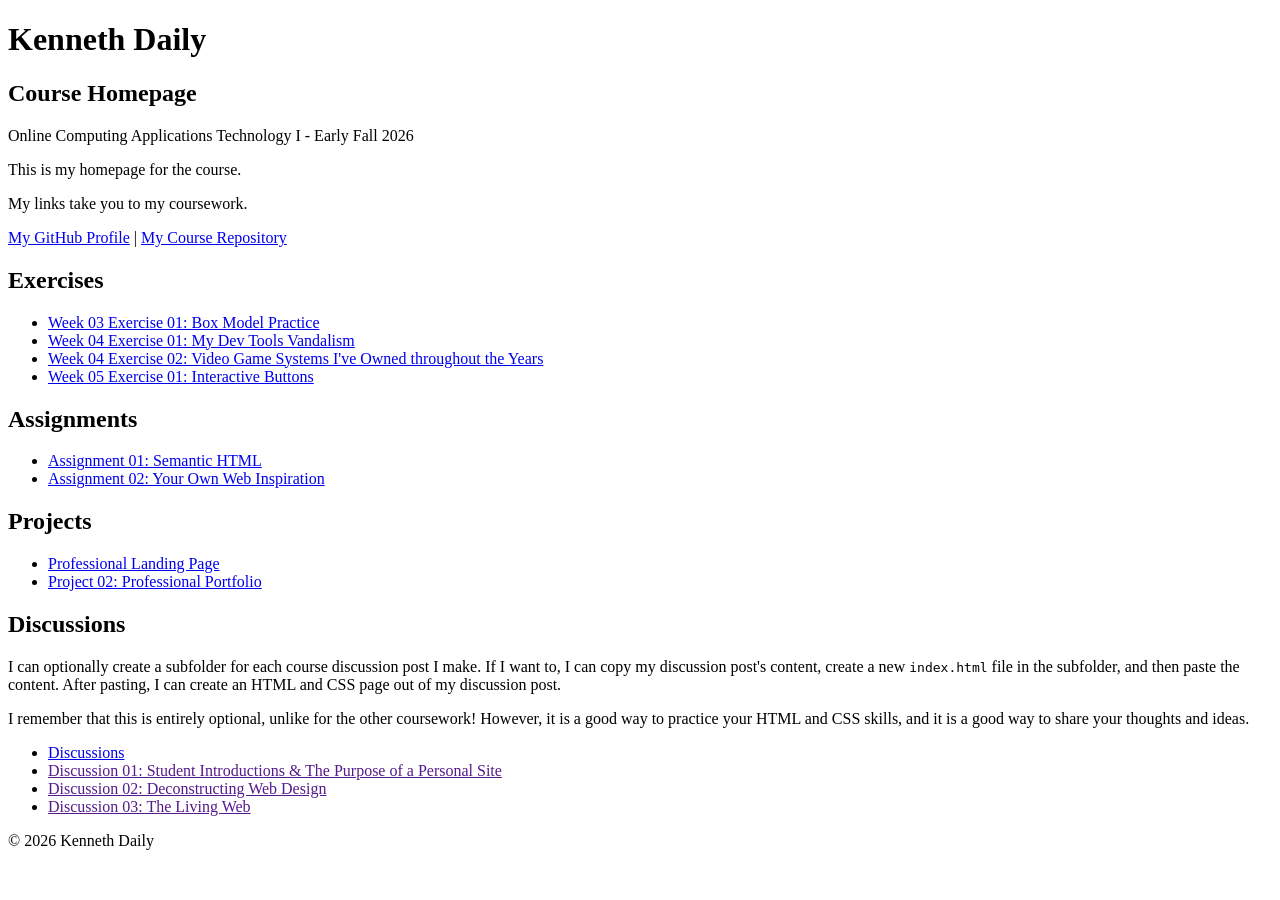
<file: index.html>
<!DOCTYPE html>

<!--

INSTRUCTIONS: HOW TO CHANGE THIS PAGE:

1. Change "Student Name" in the title above to your real name.

2. Change "Your Name" in the big heading below to your real name.

3. Change "your-username" to your real GitHub username in both links.

4. Change "your-repo-name" to the name of this repository.

5. Change "Course Name" to the name of your class.

6. Change "Semester Year" to match when you are taking this class.

7. Add links to your work:
    - Find the words that say "Exercise 01", "Assignment 01", etc.
    - Between the quote marks in href="", put the relative link to your work in the subfolder. You can simply link to the subfolder name. Take a look at the example folders and links to see how to do this.
    - For work not yet started/completed, you can leave the href="" blank until you are ready.
    - Change the words "Exercise 01" to match the name of the exercise. Do the same for assignments and projects. If you add your discussion posts, do the same for them.
    - Do this for each piece of work you finish.

8. You can add more links by copying a whole line like this:
    <li><a href="">New Work Name</a></li>
    Then paste it below the last one in that section.

9. Save your changes and push to GitHub when you are done. Remember you can use GitHub Desktop to help you with this.

Remember: During the course, if you want, you can style your homepage to introduce your own style and aesthetics. To start, keep this page simple and plain. This is just a template to get you started. Embrace the handcrafted approach to web design and development: change things to make them your own.

Remember: You must have a GitHub account, a new GitHub repository for this course, and this file (index.html) in that repository. 

Remember: You must create subfolders for each piece of coursework as the semester progresses.

-->

<html lang="en">
    <head>
        <meta charset="UTF-8" />
        <title>Kenneth Daily</title>
        <meta charset="UTF-8" />
        <meta name="viewport" content="width=device-width, initial-scale=1.0" />
        <title>Kenneth Daily - Course Homepage</title>
    </head>

    <body>
        <header>
            <h1>Kenneth Daily</h1>
            <h2>Course Homepage</h2>
            <p>Online Computing Applications Technology I - Early Fall 2026</p>
            <p>This is my homepage for the course.</p>
            <p>My links take you to my coursework.</p>
            <nav>
                <a href="https://github.com/kedaily">My GitHub Profile</a>
                |
                <a href="https://github.com/kedaily/cmpa-3304-d01">
                    My Course Repository
                </a>
            </nav>
        </header>

        <main>
            <section>
                <h2>Exercises</h2>
                <ul>
                    <li> <a href="week-03-exercise-01/">Week 03 Exercise 01: Box Model Practice </a></li>
                    <li> <a href="week-04-exercise-01/">Week 04 Exercise 01: My Dev Tools Vandalism</a></li>
                    <li> <a href="week-04-exercise-02/">Week 04 Exercise 02: Video Game Systems I've Owned throughout the Years </a></li>
                    <li> <a href="week-05-exercise-01/">Week 05 Exercise 01: Interactive Buttons</a></li>
                </ul>
            </section>

            <section>
                <h2>Assignments</h2>
                <ul>
                    <li><a href="Assignment-01/index.html">Assignment 01: Semantic HTML</a></li>
                    <li><a href="Assignment-02/">Assignment 02: Your Own Web Inspiration</a></li>
                </ul>
            </section>

            <section>
                <h2>Projects</h2>
                <ul>
                    <li><a href="project-01/">Professional Landing Page</a></li>
                    <li><a href="project-02/">Project 02: Professional Portfolio</a></li>
                </ul>
            </section>

            <section>
                <h2>Discussions</h2>
                <p>
                    I can optionally create a subfolder for each course
                    discussion post I make. If I want to, I can copy my
                    discussion post's content, create a new
                    <code>index.html</code>
                    file in the subfolder, and then paste the content. After
                    pasting, I can create an HTML and CSS page out of my
                    discussion post.
                </p>
                <p>
                    I remember that this is entirely optional, unlike for the
                    other coursework! However, it is a good way to practice your
                    HTML and CSS skills, and it is a good way to share your
                    thoughts and ideas.
                </p>
                <ul>
                    <li>
                        <a href="Discussions/">Discussions</a>
                    </li>
                    <li><a href="">Discussion 01: Student Introductions & The Purpose of a Personal Site</a></li>
                    <li><a href="">Discussion 02: Deconstructing Web Design</a></li>
                    <li><a href="">Discussion 03: The Living Web</a></li>
                </ul>
            </section>
        </main>

        <footer>
            <p>&copy; 2026 Kenneth Daily</p>
        </footer>
    </body>
</html>
</file>
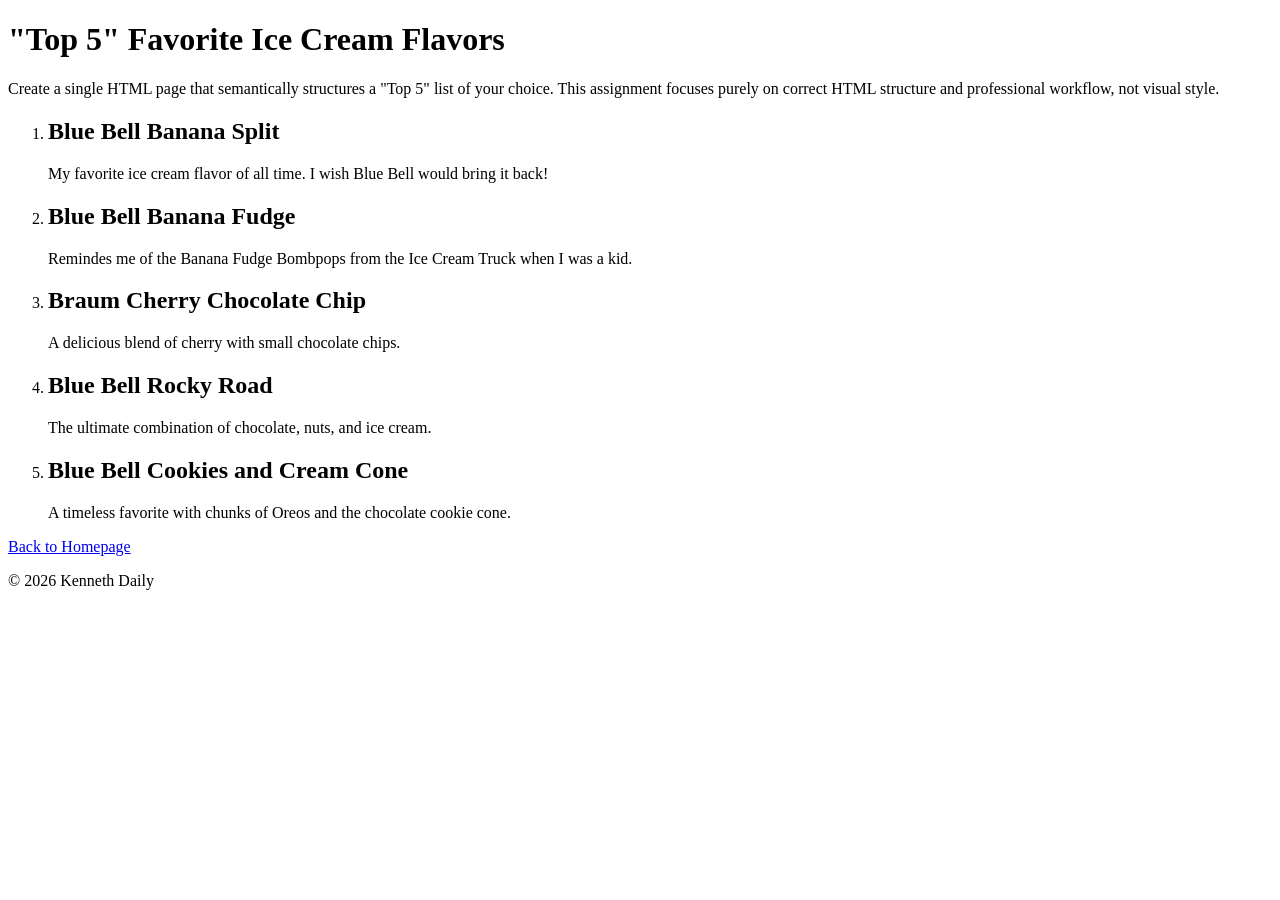
<file: Assignment 1/index.html>
<!DOCTYPE html>
<html lang="en">
    <head>
        <meta charset="UTF-8" />
        <meta name="viewport" content="width=device-width, initial-scale=1.0" />
        <title>Assignment 1: Structuring a Page with Semantic HTML</title>
    </head>
    <body>
        <main>
            <h1>"Top 5" Favorite Ice Cream Flavors</h1>
            <p>Create a single HTML page that semantically structures a "Top 5" list of your choice. 
                This assignment focuses purely on correct HTML structure and professional workflow, not visual style.</p>
            <ol>
                <li><h2>Blue Bell Banana Split</h2><p>My favorite ice cream flavor of all time. I wish Blue Bell would bring it back!</p></li>
                <li><h2>Blue Bell Banana Fudge</h2><p>Remindes me of the Banana Fudge Bombpops from the Ice Cream Truck when I was a kid.</p></li>
                <li><h2>Braum Cherry Chocolate Chip</h2><p>A delicious blend of cherry with small chocolate chips.</p></li>
                <li><h2>Blue Bell Rocky Road</h2><p>The ultimate combination of chocolate, nuts, and ice cream.</p></li>
                <li><h2>Blue Bell Cookies and Cream Cone</h2><p>A timeless favorite with chunks of Oreos and the chocolate cookie cone.</p></li>
            </ol>
            <a href="../cmpa-3304-d01/">Back to Homepage</a>
        </main>
        <footer>
            <p>&copy; 2026 Kenneth Daily</p>
        </footer>
    </body>
</html>
</file>
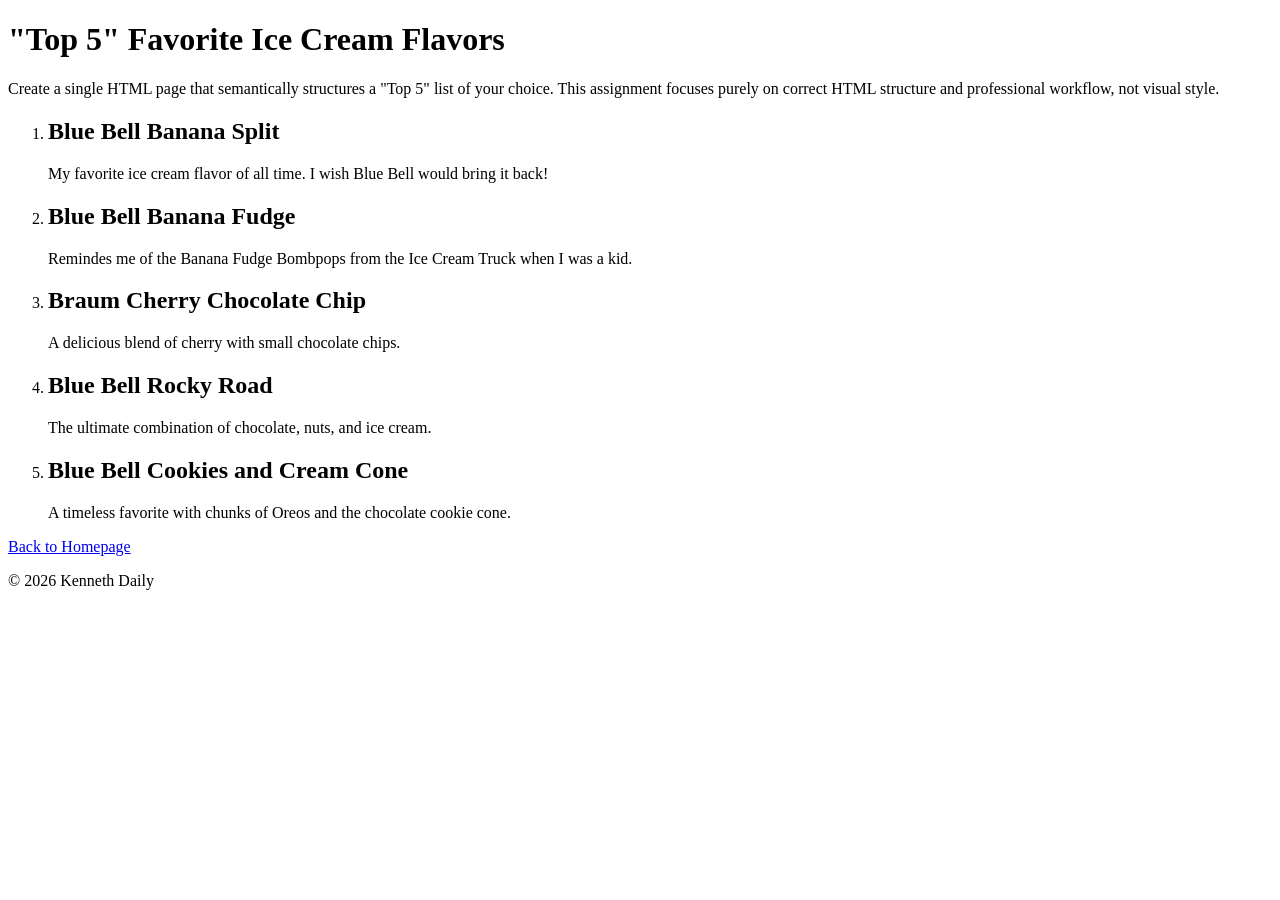
<file: Assignment-01/index.html>
<!DOCTYPE html>
<html lang="en">
    <head>
        <meta charset="UTF-8" />
        <meta name="viewport" content="width=device-width, initial-scale=1.0" />
        <title>Assignment 1: Structuring a Page with Semantic HTML</title>
    </head>
    <body>
        <main>
            <h1>"Top 5" Favorite Ice Cream Flavors</h1>
            <p>Create a single HTML page that semantically structures a "Top 5" list of your choice. 
                This assignment focuses purely on correct HTML structure and professional workflow, not visual style.</p>
            <ol>
                <li><h2>Blue Bell Banana Split</h2><p>My favorite ice cream flavor of all time. I wish Blue Bell would bring it back!</p></li>
                <li><h2>Blue Bell Banana Fudge</h2><p>Remindes me of the Banana Fudge Bombpops from the Ice Cream Truck when I was a kid.</p></li>
                <li><h2>Braum Cherry Chocolate Chip</h2><p>A delicious blend of cherry with small chocolate chips.</p></li>
                <li><h2>Blue Bell Rocky Road</h2><p>The ultimate combination of chocolate, nuts, and ice cream.</p></li>
                <li><h2>Blue Bell Cookies and Cream Cone</h2><p>A timeless favorite with chunks of Oreos and the chocolate cookie cone.</p></li>
            </ol>
            <a href="../index.html">Back to Homepage</a>
        </main>
        <footer>
            <p>&copy; 2026 Kenneth Daily</p>
        </footer>
    </body>
</html>
</file>
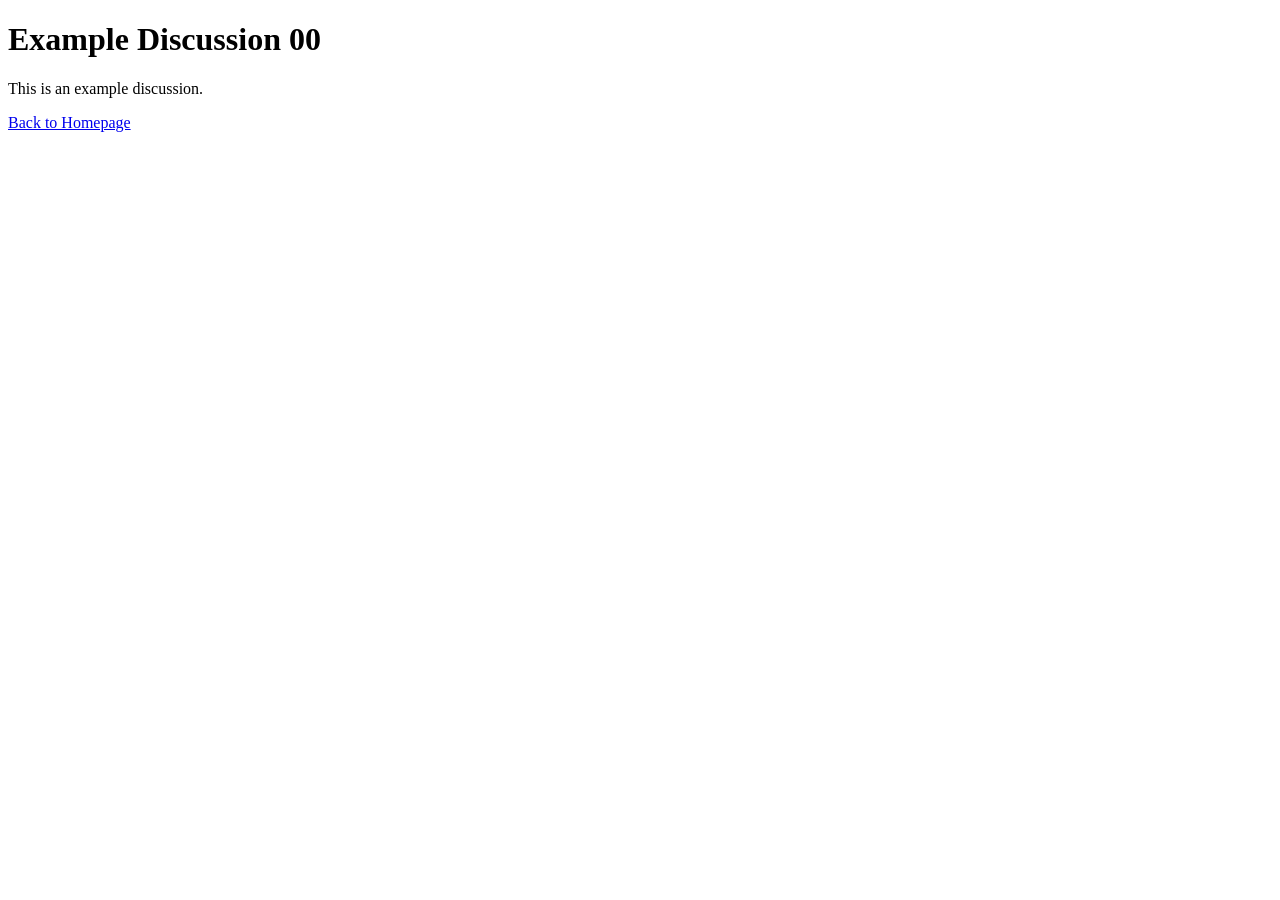
<file: Discussions/index.html>
<!DOCTYPE html>
<html lang="en">
    <head>
        <meta charset="UTF-8" />
        <meta name="viewport" content="width=device-width, initial-scale=1.0" />
        <title>Example Discussion 00</title>
    </head>
    <body>
        <h1>Example Discussion 00</h1>
        <p>This is an example discussion.</p>
        <a href="../index.html">Back to Homepage</a>
    </body>
</html>
</file>
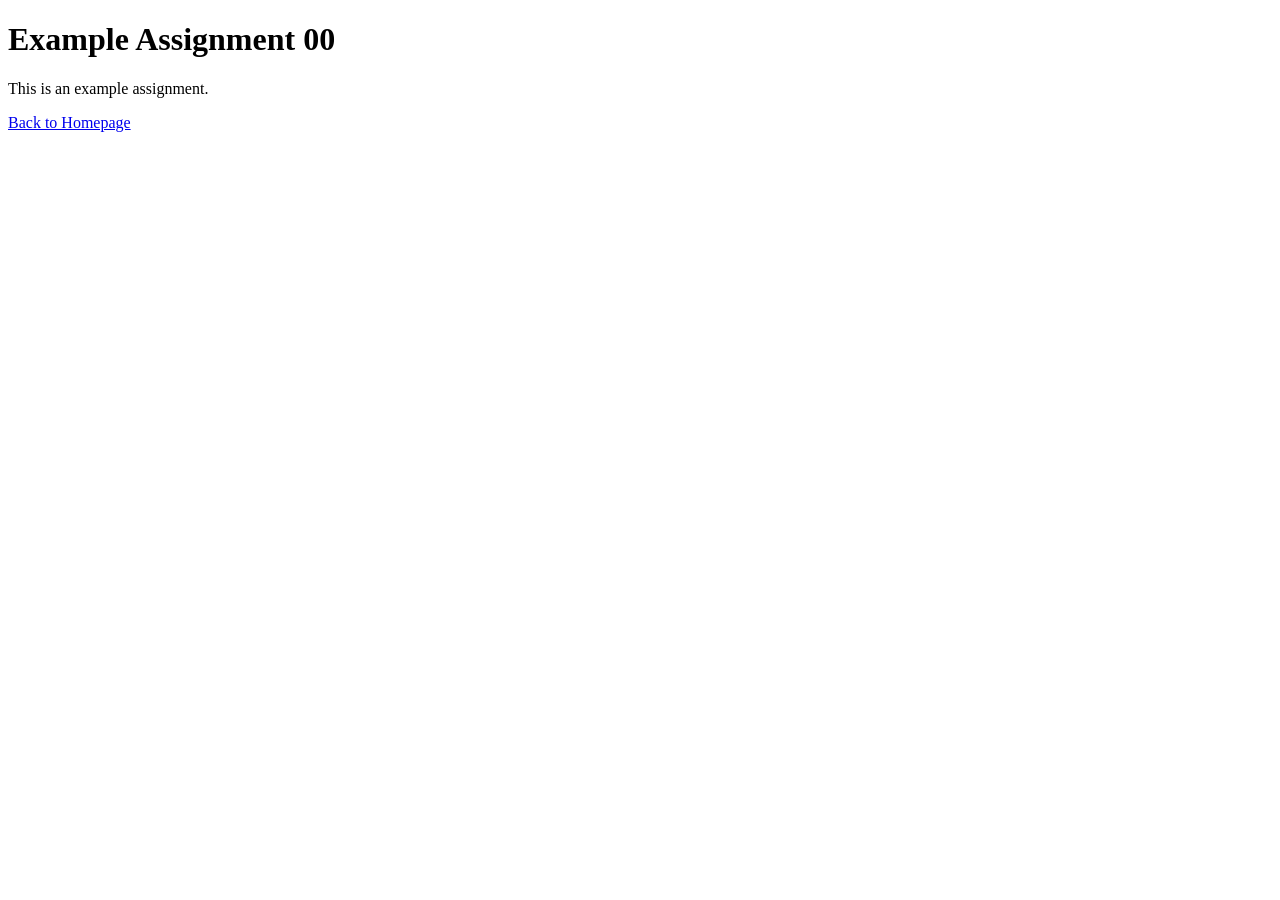
<file: example-assignment-00/index.html>
<!DOCTYPE html>
<html lang="en">
    <head>
        <meta charset="UTF-8" />
        <meta name="viewport" content="width=device-width, initial-scale=1.0" />
        <title>Example Assignment 00</title>
    </head>
    <body>
        <h1>Example Assignment 00</h1>
        <p>This is an example assignment.</p>
        <a href="../index.html">Back to Homepage</a>
    </body>
</html>
</file>
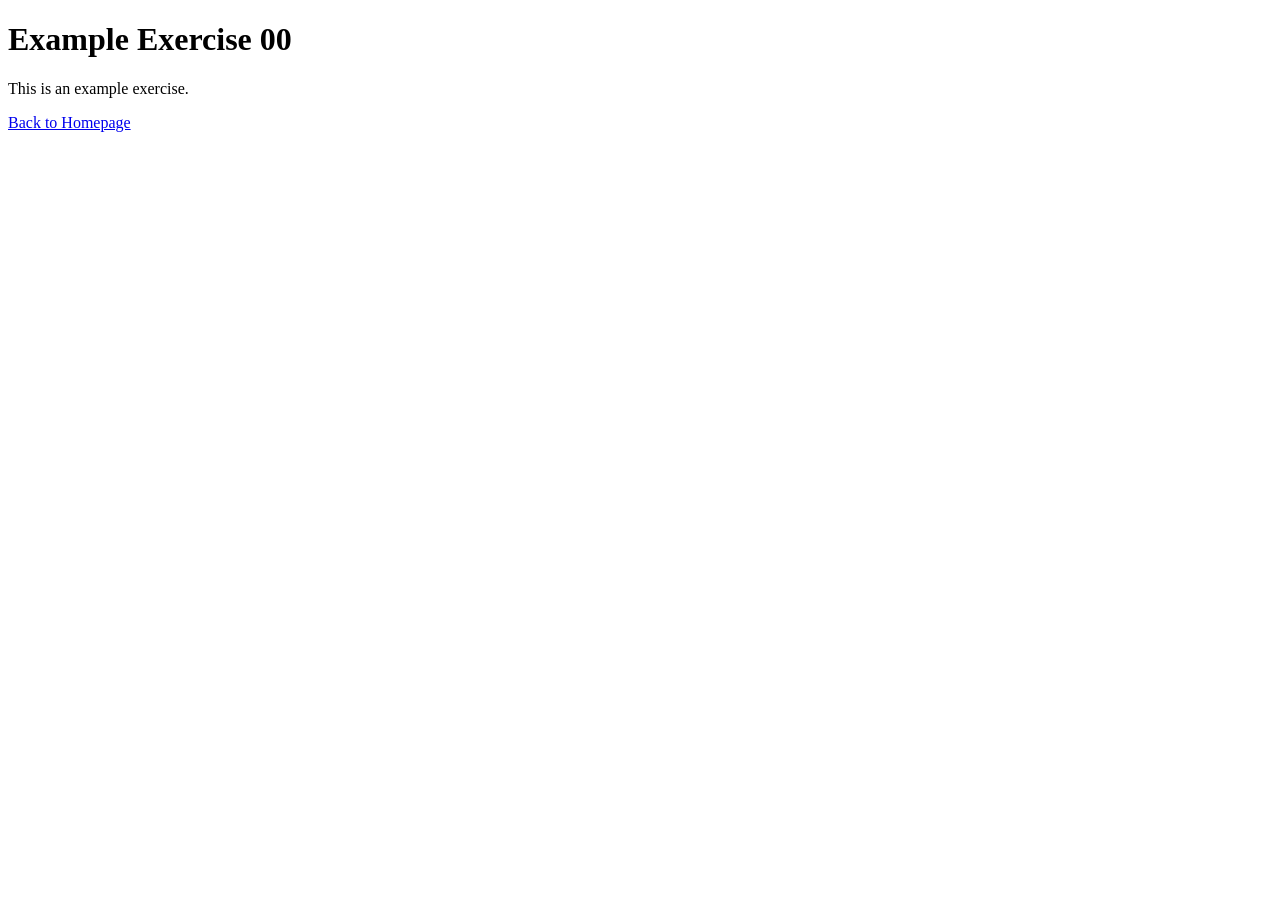
<file: example-exercise-00/index.html>
<!DOCTYPE html>
<html lang="en">
    <head>
        <meta charset="UTF-8" />
        <meta name="viewport" content="width=device-width, initial-scale=1.0" />
        <title>Example Exercise 00</title>
    </head>
    <body>
        <h1>Example Exercise 00</h1>
        <p>This is an example exercise.</p>
        <a href="../index.html">Back to Homepage</a>
    </body>
</html>
</file>
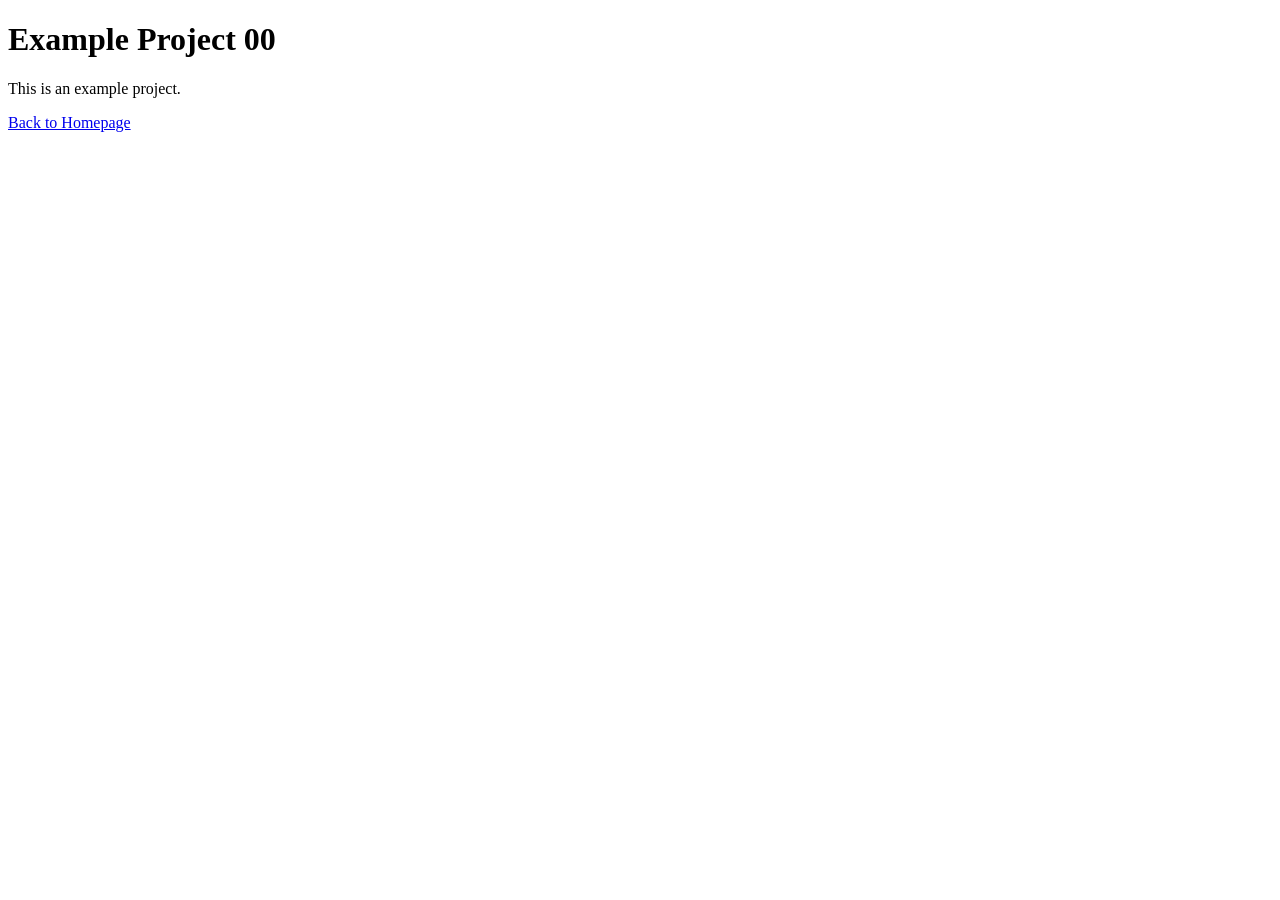
<file: example-project-00/index.html>
<!DOCTYPE html>
<html lang="en">
    <head>
        <meta charset="UTF-8" />
        <meta name="viewport" content="width=device-width, initial-scale=1.0" />
        <title>Example Project 00</title>
    </head>
    <body>
        <h1>Example Project 00</h1>
        <p>This is an example project.</p>
        <a href="../index.html">Back to Homepage</a>
    </body>
</html>
</file>
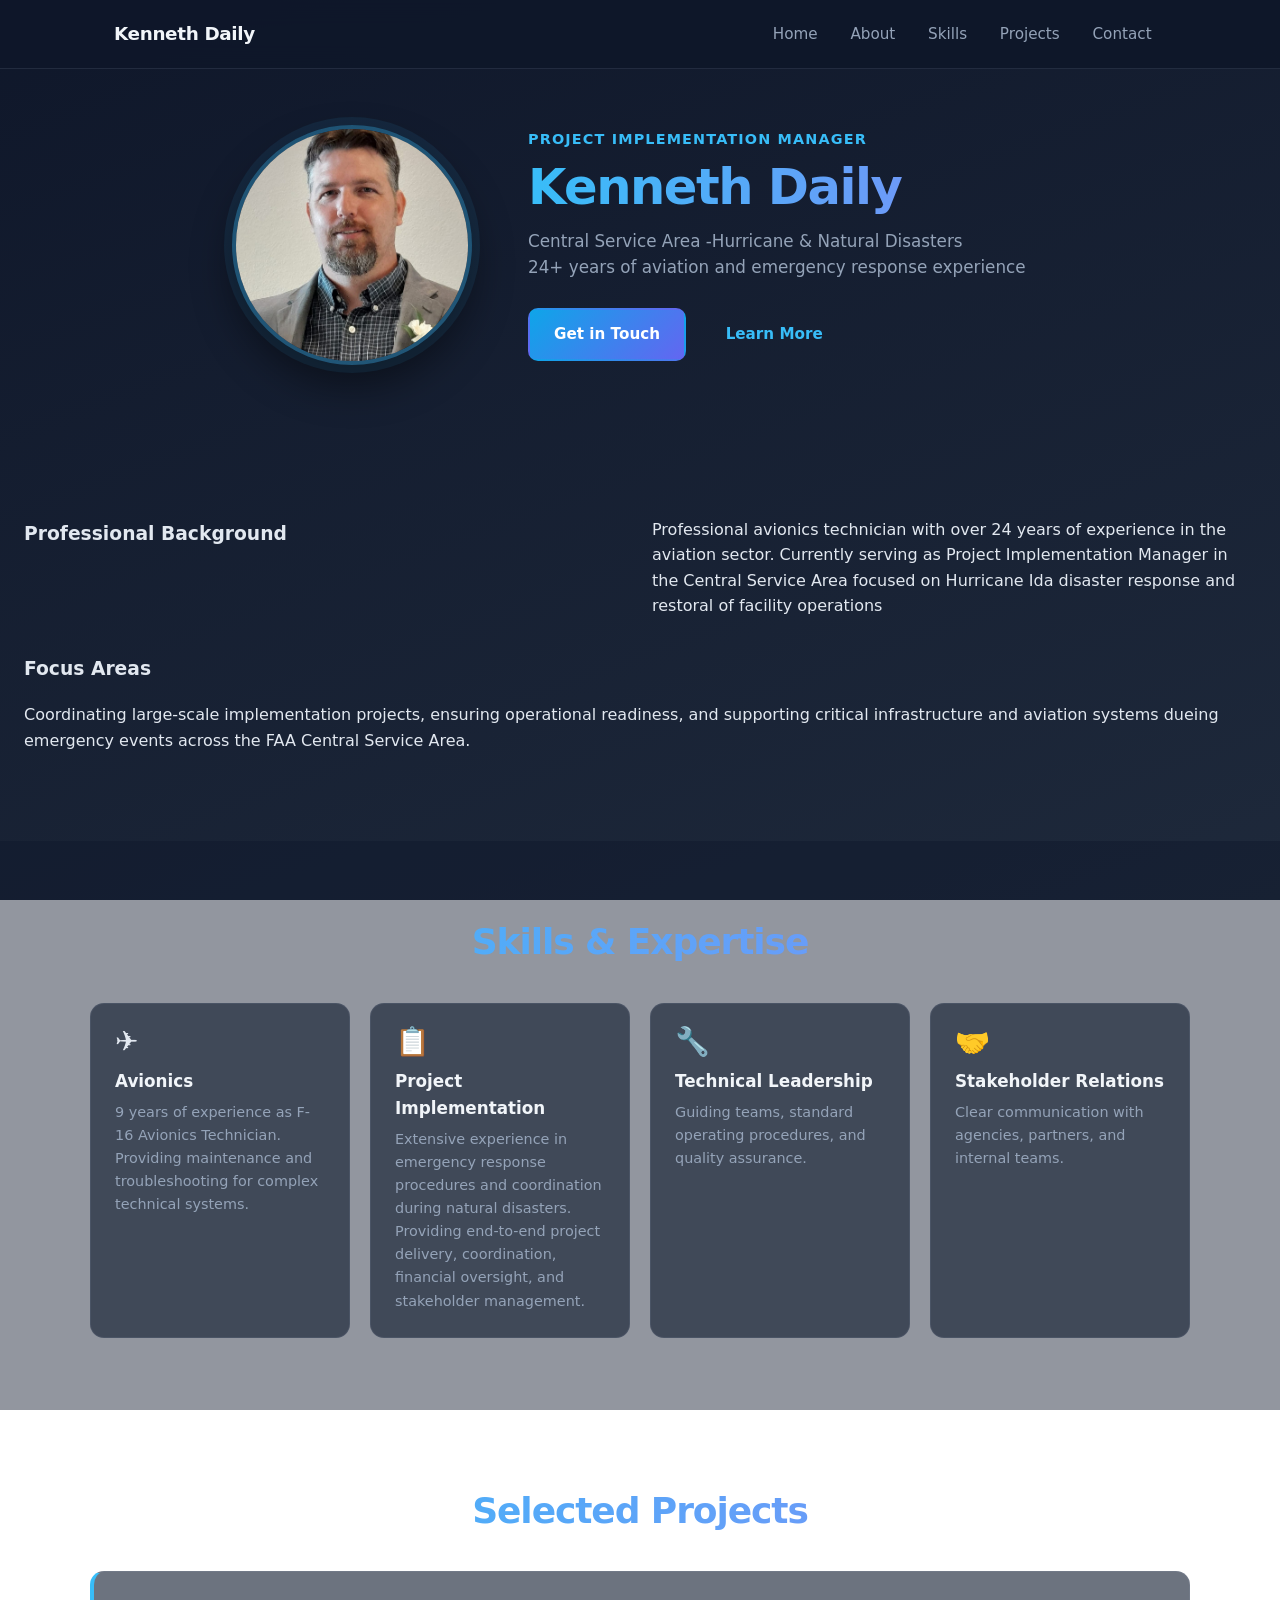
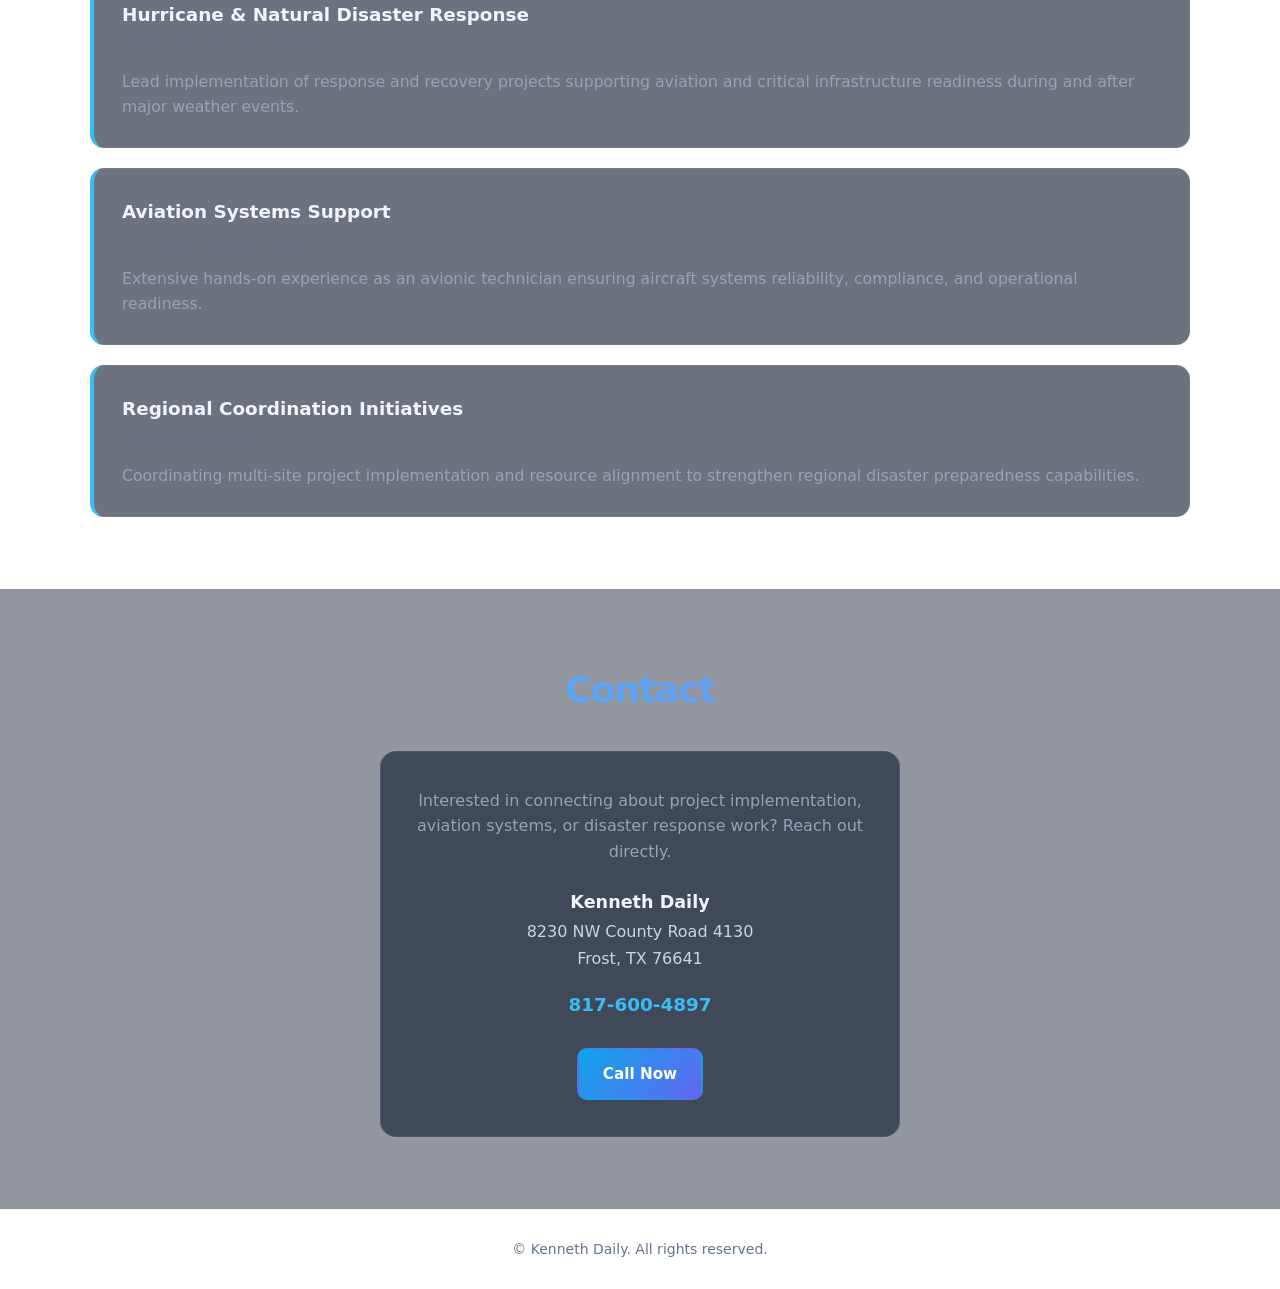
<file: project-01/index.html>
<!DOCTYPE html>
<html lang="en">
    <head>
        <meta charset="UTF-8" />
        <meta name="viewport" content="width=device-width, initial-scale=1.0" />
        <meta name="description" content="Kenneth Daily - Project Implementation Manager | 
        Aviation & Distaster Response" />
        <title>Kenneth Daily | Personal Landing Page</title>
        <link rel="stylesheet" href="style.css" />
    </head>
    <body>
        <!-- Navigation -->
         <header class="site-header">
            <div class="header-inner">
                <a href="#home" class="logo">Kenneth Daily</a>
            <nav class="main-nav" aria-label="Main Navigation">
                <ul>
                    <li><a href="#home">Home</a></li>
                    <li><a href="#about">About</a></li>
                    <li><a href="#skills">Skills</a></li>
                    <li><a href="#projects">Projects</a></li>
                    <li><a href="#contact">Contact</a></li>
                </ul>
            </nav>
            <button class="nav-toggle" aria-label="Toggle menu" aria-expanded="false">
                <span></span>
                <span></span>
                <span></span>
            </button>
        </div>
    </header> 

        <main>
            <!-- Profile -->
            <section class="profile" class="profile">
                <div class="profile-content">
                    <div class="portrait-wrap">
                        <img src="Kenneth.jpg" alt="Kenneth Daily" class="portrait"
                        width="280" height="280" />
                    </div>
                    <div class="profile-text">
                        <p class="eyebrow">Project Implementation Manager</p>
                        <h1>Kenneth Daily</h1>
                        <p class="tagline">
                                Central Service Area -Hurricane &amp; Natural Disasters<br />
                                24+ years of aviation and emergency response experience
                                </p>
                                <div class="profile-actions">
                                    <a href="#contact" class="btn btn-primary">Get in Touch </a>
                                    <a href="about" class="btn btn-secondary">Learn More</a>
                                </div>
                        </div>
                    </div>
                </section>
                
                <!-- About -->
                       <section id="about" class="section">
                       <div class="about-grid">
                            <h3>Professional Background</h3>
                                                
                                <p>
                                    Professional avionics technician with over 24 years of experience in the aviation sector. Currently serving as 
                                    Project Implementation Manager in the Central Service Area focused on Hurricane Ida disaster response and restoral of facility operations 
                                </p>
                                </div>
                                <divclass="about-card">
                                    <h3> Focus Areas </h3>
                                    <p> Coordinating large-scale implementation projects, ensuring operational readiness, and supporting critical infrastructure and aviation
                                        systems dueing emergency events across the FAA Central Service Area. 
                                    </p>
                                </div>
                            </div>
                        </div>
                    </section>
                    
                    <!-- Skills -->
                    <section id="skills" class="section section-alt">
                        <div class="section-inner">
                            <h2>Skills &amp; Expertise</h2>
                            <div class="skills-grid">
                                <article class="skill-card">
                                    <div class="skill-icon" aria-hidden="true">✈</div>
                                    <h3>Avionics</h3>
                                    <p>9 years of experience as F-16 Avionics Technician. Providing maintenance and troubleshooting for complex technical systems.</p>
                                </article>
                                
                                <article class="skill-card">
                                    <div class="skill-icon" aria-hidden="true">📋</div>
                                    <h3>Project Implementation</h3>
                                    <p>Extensive experience in emergency response procedures and coordination during natural disasters. 
                                        Providing end-to-end project delivery, coordination, financial oversight, and stakeholder management.</p>
                                </article>
                                
                                <article class="skill-card">
                                    <div class="skill-icon" aria-hidden="true">🔧</div>
                                    <h3>Technical Leadership</h3>
                                    <p>Guiding teams, standard operating procedures, and quality assurance.</p>
                                </article>

                                <article class="skill-card">
                        <div class="skill-icon" aria-hidden="true">🤝</div>
                        <h3>Stakeholder Relations</h3>
                        <p>Clear communication with agencies, partners, and internal teams.</p>
                    </article>
                </div>
            </div>
        </section>

        <!-- Projects -->
         <section id="projects" class="section">
            <div class="section-inner">
                <h2>Selected Projects</h2>
                <div class="projects-list">
                    <article class="project-card">
                        <h3>Hurricane &amp; Natural Disaster Response</h3>
                        <p class="project-meta">Central Service Area · Ongoing</p>
                        <p>
                            Lead implementation of response and recovery projects supporting
                            aviation and critical infrastructure readiness during and after
                            major weather events.
                        </p>
                    </article>
                    <article class="project-card">
                        <h3>Aviation Systems Support</h3>
                        <p class="project-meta">24+ Years · Aviation Sector</p>
                        <p>
                            Extensive hands-on experience as an avionic technician ensuring
                            aircraft systems reliability, compliance, and operational readiness.
                        </p>
                    </article>
                    <article class="project-card">
                        <h3>Regional Coordination Initiatives</h3>
                        <p class="project-meta">Central Service Area</p>
                        <p>
                            Coordinating multi-site project implementation and resource
                            alignment to strengthen regional disaster preparedness capabilities.
                        </p>
                    </article>
                </div>
            </div>
        </section>

        <!-- Contact -->
        <section id="contact" class="section section-alt">
            <div class="section-inner">
                <h2>Contact</h2>
                <div class="contact-card">
                    <p class="contact-intro">
                        Interested in connecting about project implementation, aviation
                        systems, or disaster response work? Reach out directly.
                    </p>
                    <address class="contact-details">
                        <p>
                            <strong>Kenneth Daily</strong><br />
                            8230 NW County Road 4130<br />
                            Frost, TX 76641
                        </p>
                        <p>
                            <a href="tel:+18176004897" class="contact-link">
                                817-600-4897
                            </a>
                        </p>
                    </address>
                    <a href="tel:+18176004897" class="btn btn-primary">Call Now</a>
                </div>
            </div>
        </section>
    </main>

    <footer class="site-footer">
        <p>&copy; <span id="year"></span> Kenneth Daily. All rights reserved.</p>
    </footer>

   
</body>
</html>
</file>
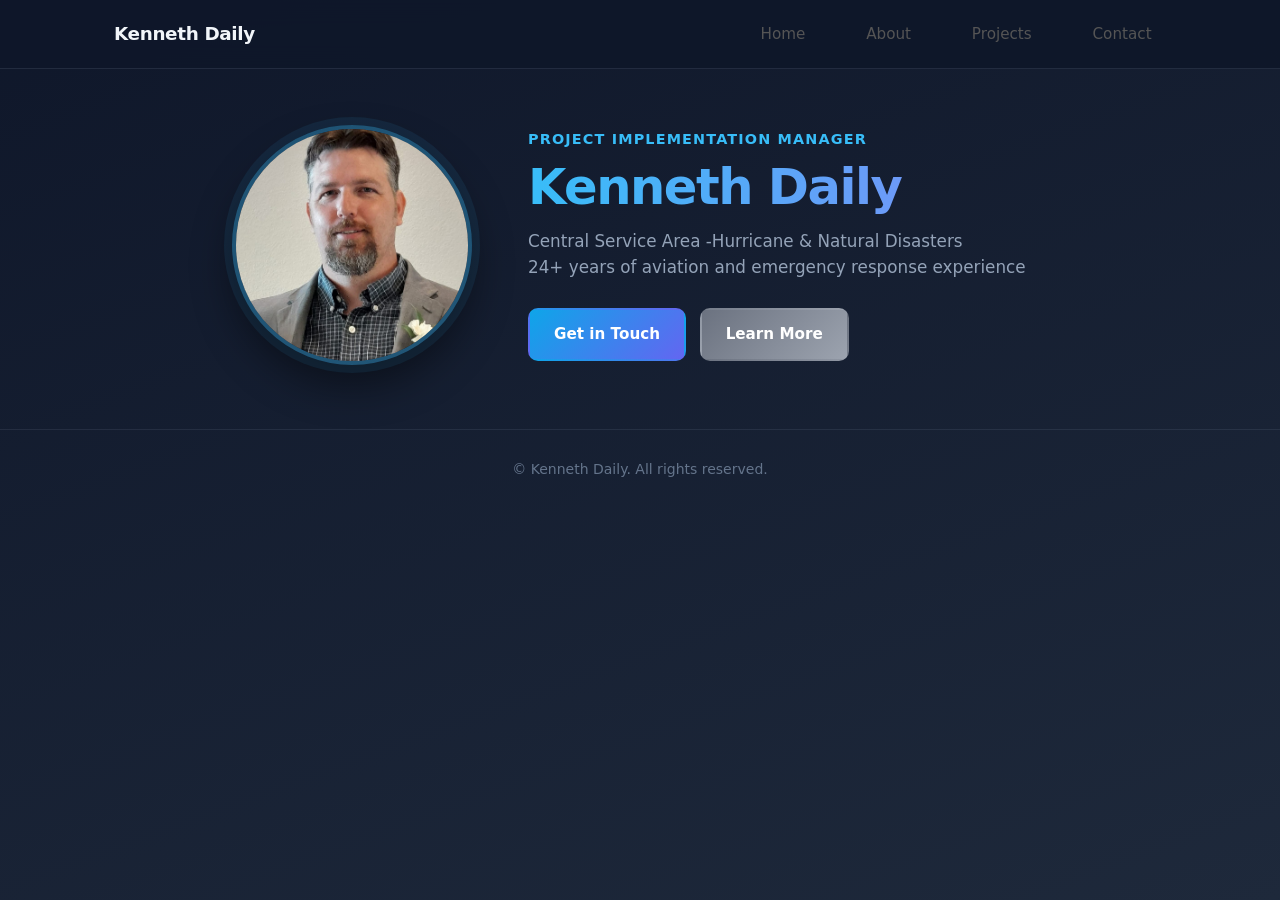
<file: project-02/index.html>
<!DOCTYPE html>
<html lang="en">
    <head>
        <meta charset="UTF-8" />
        <meta name="viewport" content="width=device-width, initial-scale=1.0" />
        <meta name="description" content="Kenneth Daily - Project Implementation Manager | Aviation & Disaster Response" />
        <title>Kenneth Daily | Project 02: Professional Portfolio</title>
        <link rel="stylesheet" href="style.css" />
    </head>
    <body>
         <!-- Navigation -->
         <header class="site-header">
            <div class="header-inner">
                <a href="index.html" class="logo">Kenneth Daily</a>
                
                <!-- Hidden Checkbox State Engine -->
                <input type="checkbox" id="menu-checkbox" class="menu-checkbox">
                
                <!-- Nav Toggle changed to a Label linked to the checkbox -->
                <label for="menu-checkbox" class="nav-toggle" aria-label="Toggle menu">
                    <span></span>
                    <span></span>
                    <span></span>
                </label>

                <!-- Navigation Drawer -->
                <nav class="main-nav" id="main-nav" aria-label="Main Navigation">
                    <ul>
                        <li><a href="index.html">Home</a></li>
                        <li><a href="about.html">About</a></li>
                        <li><a href="projects.html">Projects</a></li>
                        <li><a href="contact.html">Contact</a></li>
                    </ul>
                </nav>
            </div>
        </header>
    </body>
</html>

        <main>
            <!-- Profile -->
            <section class="profile" class="profile">
                <div class="profile-content">
                    <div class="portrait-wrap">
                        <img src="Kenneth.jpg" alt="Kenneth Daily" class="portrait"
                        width="280" height="280" />
                    </div>
                    <div class="profile-text">
                        <p class="eyebrow">Project Implementation Manager</p>
                        <h1>Kenneth Daily</h1>
                        <p class="tagline">
                                Central Service Area -Hurricane &amp; Natural Disasters<br />
                                24+ years of aviation and emergency response experience
                                </p>
                                <div class="profile-actions">
                                    <a href="contact.html" class="btn btn-primary">Get in Touch </a>
                                    <a href="about.html" class="btn btn-secondary">Learn More</a>
                                </div>
                        </div>
                    </div>
                </section>
                
               
                    
                   

        

     
    </main>

    <footer class="site-footer">
        <p>&copy; <span id="year"></span> Kenneth Daily. All rights reserved.</p>
    </footer>

   
</body>
</html>
</file>
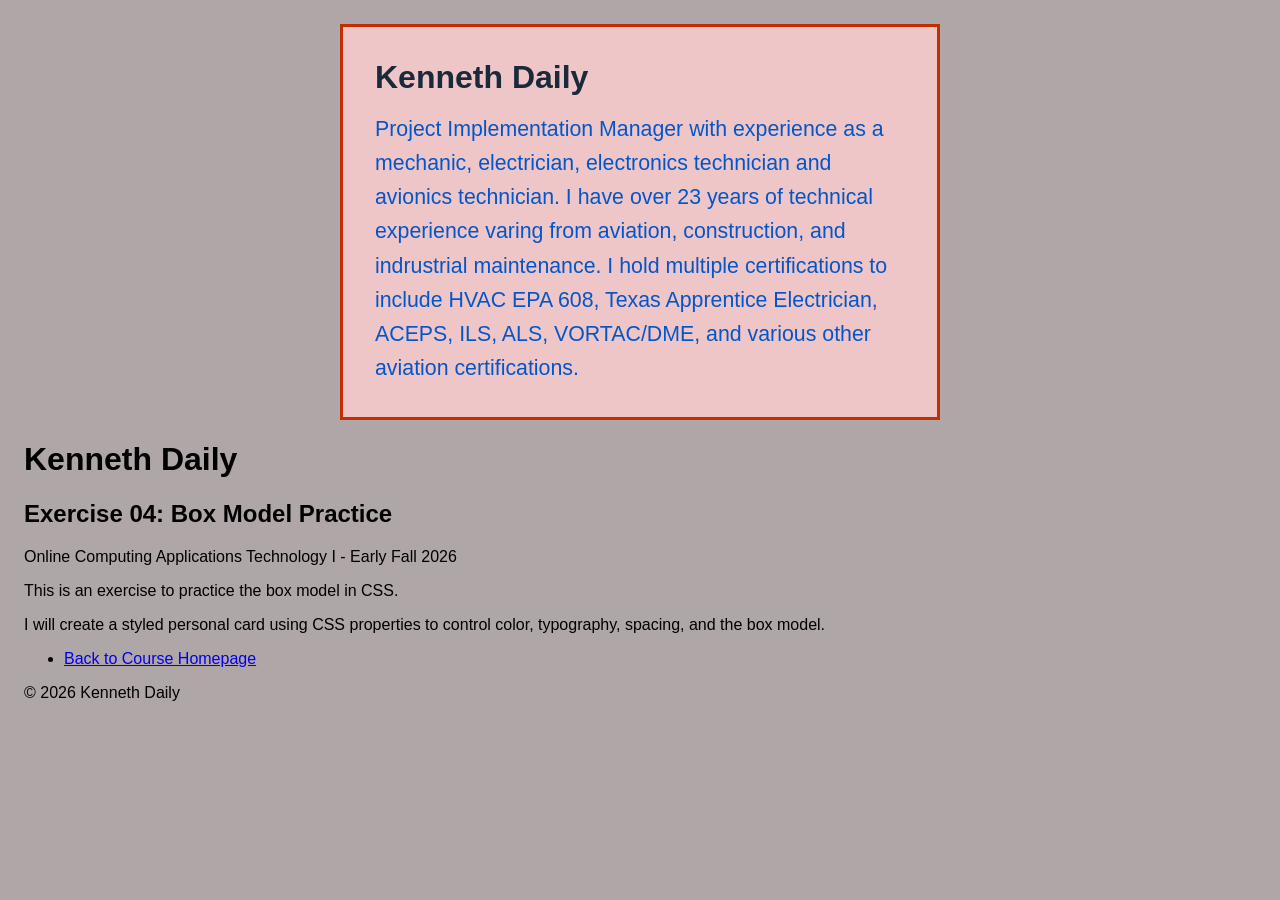
<file: week-03-exercise-01/index.html>
<!DOCTYPE html>

<!--

Instructions
 

1. On your computer - Inside your course portfolio repository folder, create a new subfolder named something like week-03-exercise-01.

2. On your computer - Inside this new folder, create two files: index.html and style.css.

3. VS Code - In your index.html file, create a complete HTML document structure with <!DOCTYPE html>, <html>, <head>, and <body> tags. Refer to the example index.html files from the course portfolio template if you need a reminder about basic HTML document structure.

4. VS Code - Inside the <head> section, add a <title> tag with your name, and link to your stylesheet using <link rel="stylesheet" href="style.css">.

5. VS Code - Inside the <body> section, create a <div class="card"> element. This div will act as a container for your card content.

6. VS Code - Inside the div, add an <h1> with your name and a <p> with a short bio about yourself (two to three sentences).

7. VS Code - In your style.css file, add the universal box-sizing rule at the top: * { box-sizing: border-box; }

8. VS Code - Create a CSS rule for the body element. Set font-family to a font of your choice, background-color to a color of your choice, margin to a value of your choice, and padding to a value of your choice.

9. VS Code - Create a CSS rule for the .card class. Set the max-width to 600px (or a different width value of your choice), margin to 0 auto (this centers the card), padding to a value between 16px and 48px (or a different padding value of your choice), background-color to a color that contrasts with the body background you selected, and border to your chosen width, style, and color (e.g., 4px solid cyan).

10. VS Code - Create CSS rules for the h1 and p elements inside your card. Set the color for text to be readable against your card background. Set a font-size for the h1 to make it prominent. Add a margin to control spacing between elements.

11. VS Code - On your main course homepage (your-course-portfolio/index.html), add a link to this exercise (e.g., <a href="week-03-exercise-01/">Week 03 Exercise 01: Box Model Practice</a>).

12. GitHub Desktop - Commit all your new files and changes with a clear message (or multiple messages, as needed) and push them to your GitHub repository.

 -->

<html lang="en">
    <head>
        <meta charset="UTF-8" />
        <meta name="viewport" content="width=device-width, initial-scale=1.0" />
        <title>Kenneth Daily - Exercise 04: Box Model Practice</title>
        <link rel="stylesheet" href="style.css" />
    </head>

    <body>
        <div class="card">
            <h1>Kenneth Daily</h1>
            <p>Project Implementation Manager with experience as a mechanic, electrician, electronics technician and avionics technician. I have over 23 years of technical experience varing from aviation, construction, and indrustrial maintenance. I hold multiple certifications to include HVAC EPA 608, Texas Apprentice Electrician, ACEPS, ILS, ALS, VORTAC/DME, and various other aviation certifications.</p>
        </div>
        <header>
            <h1>Kenneth Daily</h1>
            <h2>Exercise 04: Box Model Practice</h2>
            <p>Online Computing Applications Technology I - Early Fall 2026</p>
            <p>This is an exercise to practice the box model in CSS.</p>
            <p>I will create a styled personal card using CSS properties to control color, typography, spacing, and the box model. </p>

        
        </header>

        <main>
                <ul>
                    <li>
                        <a href="../index.html">Back to Course Homepage</a>
                    </li>
                </ul>
                   
        </main>

        <footer>
            <p>&copy; 2026 Kenneth Daily</p>
        </footer>
    </body>
</html>
</file>
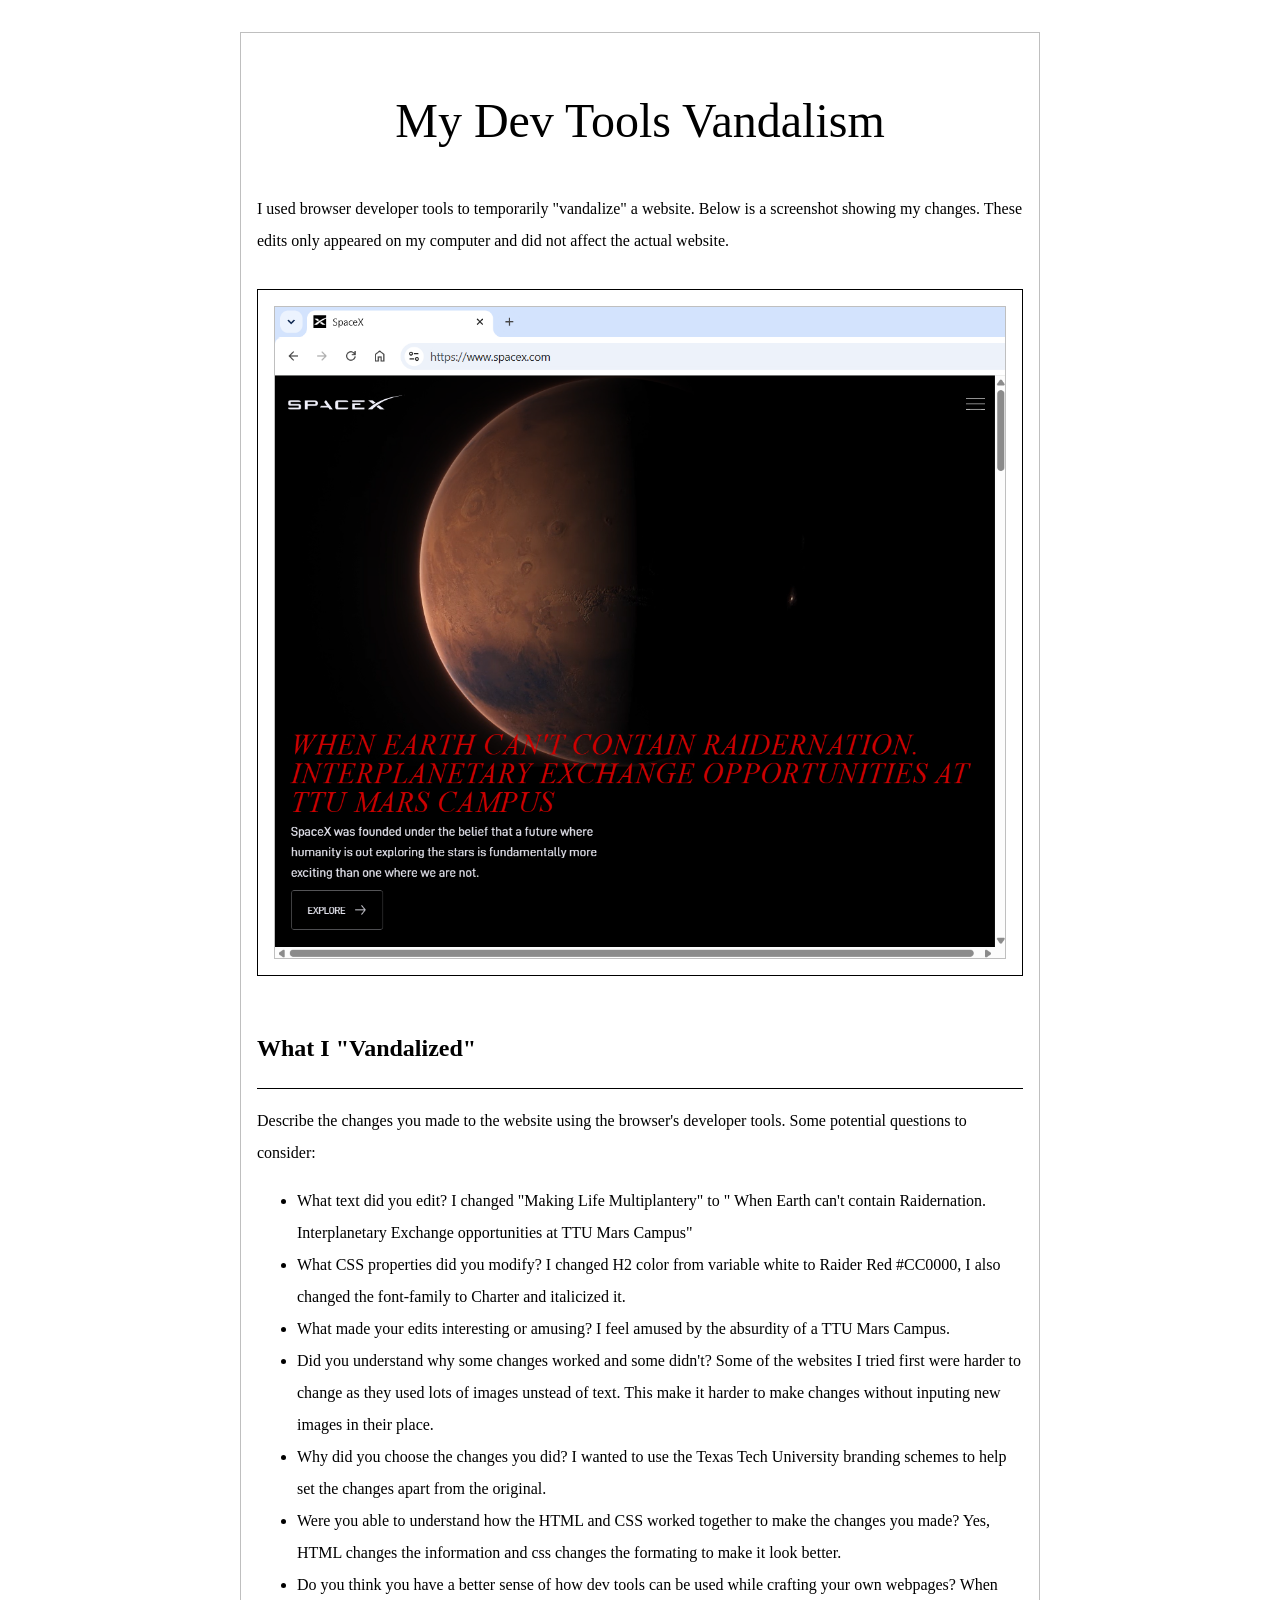
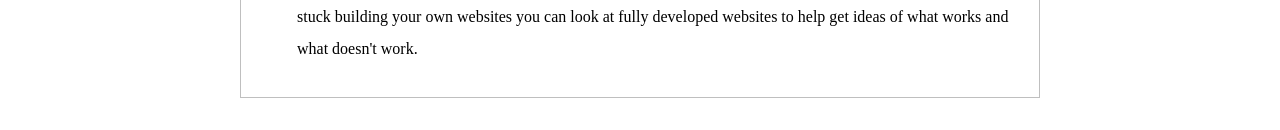
<file: week-04-exercise-01/index.html>
<!DOCTYPE html>
<html lang="en">

<head>
    <meta charset="UTF-8" />
    <meta name="viewport" content="width=device-width, initial-scale=1.0" />
    <title>Week 04 Exercise 01 - My Dev Tools Vandalism</title>
    <link rel="stylesheet" href="./style.css" />
</head>

<body>
    <main>
        <h1>My Dev Tools Vandalism</h1>
        <p>
            I used browser developer tools to temporarily "vandalize" a
            website. Below is a screenshot showing my changes. These edits
            only appeared on my computer and did not affect the actual
            website.
        </p>
        <div class="screenshot-container">
            <!-- 
                IMPORTANT: Update the src attribute below to match your screenshot filename.
                Example: If your screenshot is named "apple-dot-com-but-with-papyrus-font.png", change the line to:
                src="./apple-dot-com-but-with-papyrus-font.png"
            -->
            <img src="spaceex-expanding-raiderland.png" alt="Screenshot of the webpage I vandalized" />
        </div>
        <h2>What I "Vandalized"</h2>
        <p>
            Describe the changes you made to the website using the browser's developer tools. Some potential questions
            to consider:
        <ul>
            <li>What text did you edit? I changed "Making Life Multiplantery" to " When Earth can't contain Raidernation. Interplanetary Exchange opportunities at TTU Mars Campus"</li>
            <li>What CSS properties did you modify? I changed H2 color from variable white to Raider Red #CC0000, I also changed the font-family to Charter and italicized it.</li>
            <li>What made your edits interesting or amusing? I feel amused by the absurdity of a TTU Mars Campus. </li>
            <li>Did you understand why some changes worked and some didn't? Some of the websites I tried first were harder to change as they used lots of images unstead of text. This make it harder to make changes without inputing new images in their place. </li>
            <li>Why did you choose the changes you did? I wanted to use the Texas Tech University branding schemes to help set the changes apart from the original. </li>
            <li>Were you able to understand how the HTML and CSS worked together to make the changes you made? Yes, HTML changes the information and css changes the formating to make it look better.</li>
            <li>Do you think you have a better sense of how dev tools can be used while crafting your own webpages? When stuck building your own websites you can look at fully developed websites to help get ideas of what works and what doesn't work.</li>
        </ul>
        </p>
    </main>
</body>

</html>
</file>
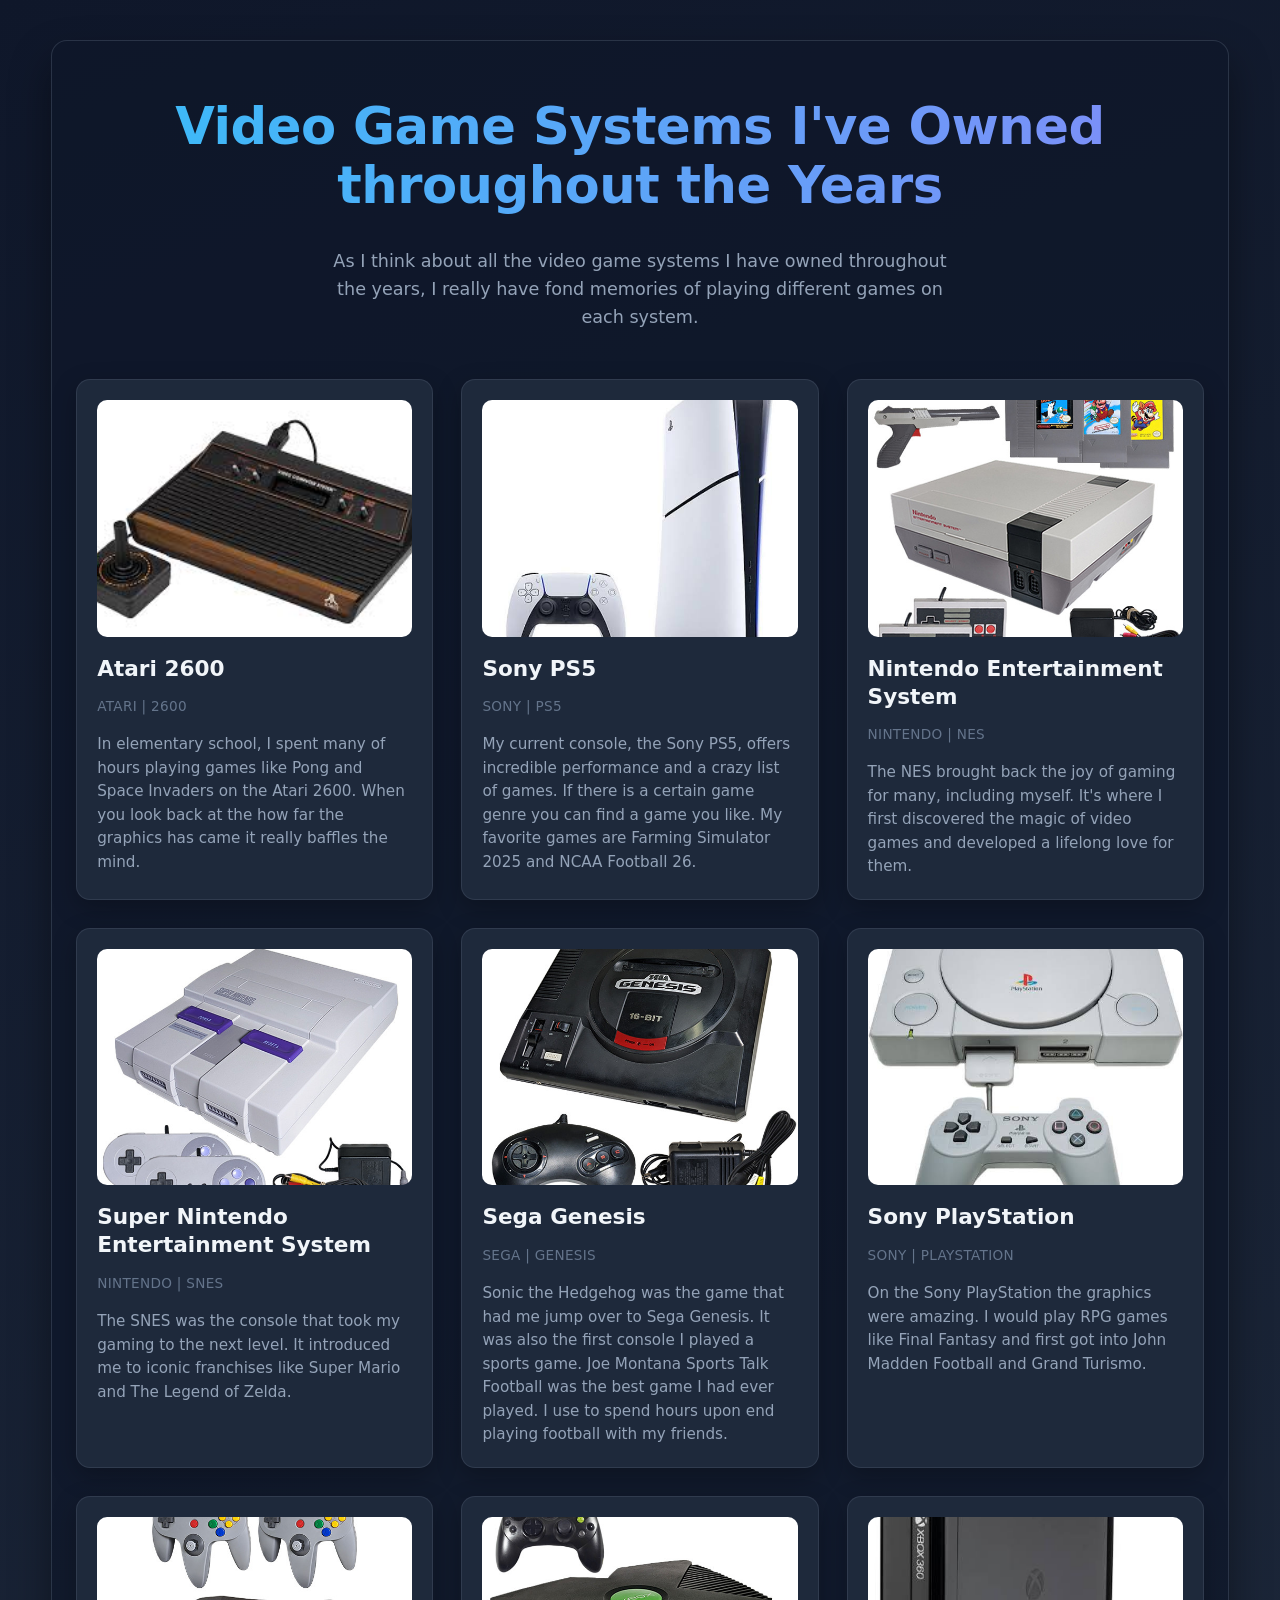
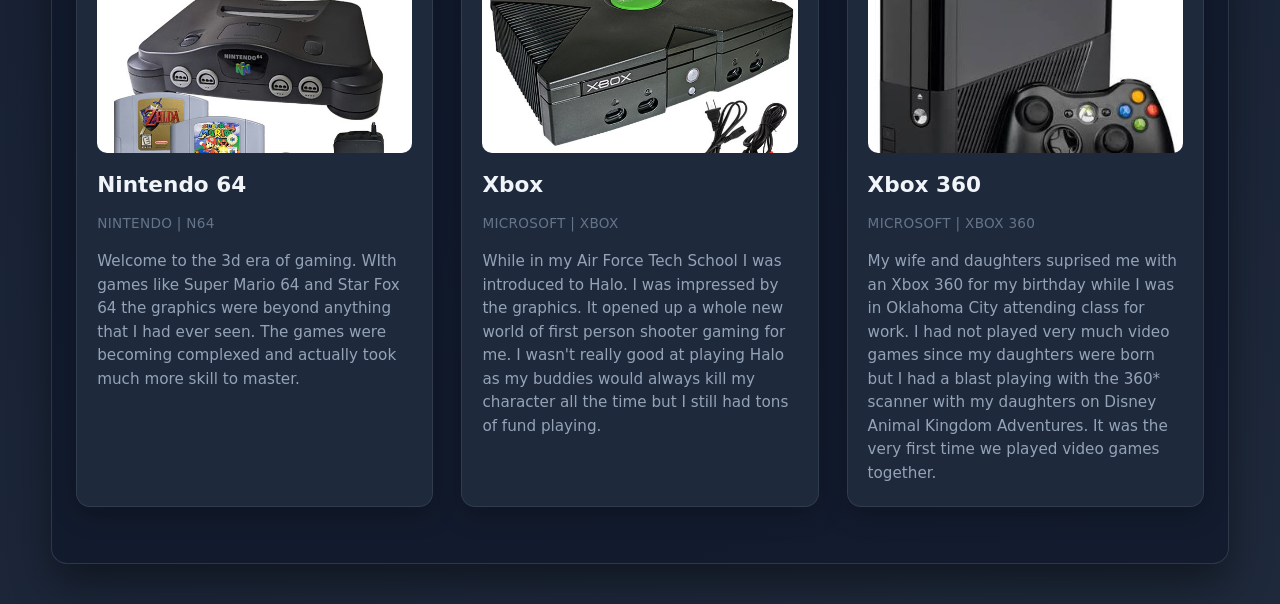
<file: week-04-exercise-02/index.html>
<!DOCTYPE html>
<html lang="en">

<head>
    <meta charset="UTF-8" />
    <meta name="viewport" content="width=device-width, initial-scale=1.0" />
    <title>Week 04 Exercise 02 - Video Game Systems I've Owned throughout the Years</title>
    <link rel="stylesheet" href="./style.css" />
</head>

<body>
    <main>
        <h1>Video Game Systems I've Owned throughout the Years</h1>
        <!-- 
            SAMPLE OVERVIEW TEXT
            Replace this entire paragraph with your own description.
            How do you think about your collection? Write that out here.
            P.S. Please use your own words. Be yourself.
        -->
        <p>
            As I think about all the video game systems I have owned throughout the years, I really have fond memories of playing different games on each system. 
        </p>

        <div class="collection-grid">

           
            <div class="collection-card">
                <img src="atari-2600.jpeg" alt="Were it all began Atari 2600" />
                <h2>Atari 2600</h2>
                <p class="details">Atari | 2600 </p>
                <p class="description">
                    In elementary school, I spent many of hours playing games like Pong and Space Invaders on the Atari 2600. When you look back at the how far the graphics has came it really baffles the mind. 
                </p>
            </div>

           
            <div class="collection-card">
                <img src="sony-playstation-5.jpeg" alt="My current console Sony PS5" />
                <h2>Sony PS5</h2>
                <p class="details">Sony | PS5</p>
                <p class="description">
                    My current console, the Sony PS5, offers incredible performance and a crazy list of games. If there is a certain game genre you can find a game you like. My favorite games are Farming Simulator 2025 and NCAA Football 26. 
                </p>
            </div>

          
            <div class="collection-card">
                <img src="NES.jpg" alt="Nintendo Entertainment System" />
                <h2>Nintendo Entertainment System</h2>
                <p class="details">Nintendo | NES</p>
                <p class="description">
                    The NES brought back the joy of gaming for many, including myself. It's where I first discovered the magic of video games and developed a lifelong love for them.
                </p>
            </div>

           
            <div class="collection-card">
                <img src="super-nintendo.jpg" alt="Super Nintendo Entertainment System" />
                <h2>Super Nintendo Entertainment System</h2>
                <p class="details">Nintendo | SNES</p>
                <p class="description">
                    The SNES was the console that took my gaming to the next level. It introduced me to iconic franchises like Super Mario and The Legend of Zelda.
                </p>
            </div>

           
            <div class="collection-card">
                <img src="sega-genesis.jpg" alt="Sega Genesis" />
                <h2>Sega Genesis</h2>
                <p class="details">Sega | Genesis</p>
                <p class="description">
                    Sonic the Hedgehog was the game that had me jump over to Sega Genesis. It was also the first console I played a sports game. Joe Montana Sports Talk Football was the best game I had ever played. I use to spend hours upon end playing football with my friends.
                </p>
            </div>

           
            <div class="collection-card">
                <img src="sony-playstation.jpeg" alt="Sony PlayStation" />
                <h2>Sony PlayStation</h2>
                <p class="details">Sony | PlayStation</p>
                <p class="description">
                    On the Sony PlayStation the graphics were amazing. I would play RPG games like Final Fantasy and first got into John Madden Football and Grand Turismo. 
                </p>
            </div>

           
            <div class="collection-card">
                <img src="n64.jpg" alt="Nintendo 64" />
                <h2>Nintendo 64</h2>
                <p class="details">Nintendo | N64</p>
                <p class="description">
                    Welcome to the 3d era of gaming. WIth games like Super Mario 64 and Star Fox 64 the graphics were beyond anything that I had ever seen. The games were becoming complexed and actually took much more skill to master. 
                </p>
            </div>


            <div class="collection-card">
                <img src="xbox.jpg" alt="Xbox" />
                <h2>Xbox</h2>
                <p class="details">Microsoft | Xbox</p>
                <p class="description">
                    While in my Air Force Tech School I was introduced to Halo. I was impressed by the graphics. It opened up a whole new world of first person shooter gaming for me. I wasn't really good at playing Halo as my buddies would always kill my character all the time but I still had tons of fund playing.
                </p>
            </div>


            <div class="collection-card">
                <img src="xbox-360.jpeg" alt="Xbox 360" />
                <h2>Xbox 360</h2>
                <p class="details">Microsoft | Xbox 360</p>
                <p class="description">
                    My wife and daughters suprised me with an Xbox 360 for my birthday while I was in Oklahoma City attending class for work. I had not played very much video games since my daughters were born but I had a blast playing with the 360* scanner with my daughters on Disney Animal Kingdom Adventures. It was the very first time we played video games together.
                </p>
            </div>

        
        </div>
    </main>
</body>

</html>
</file>
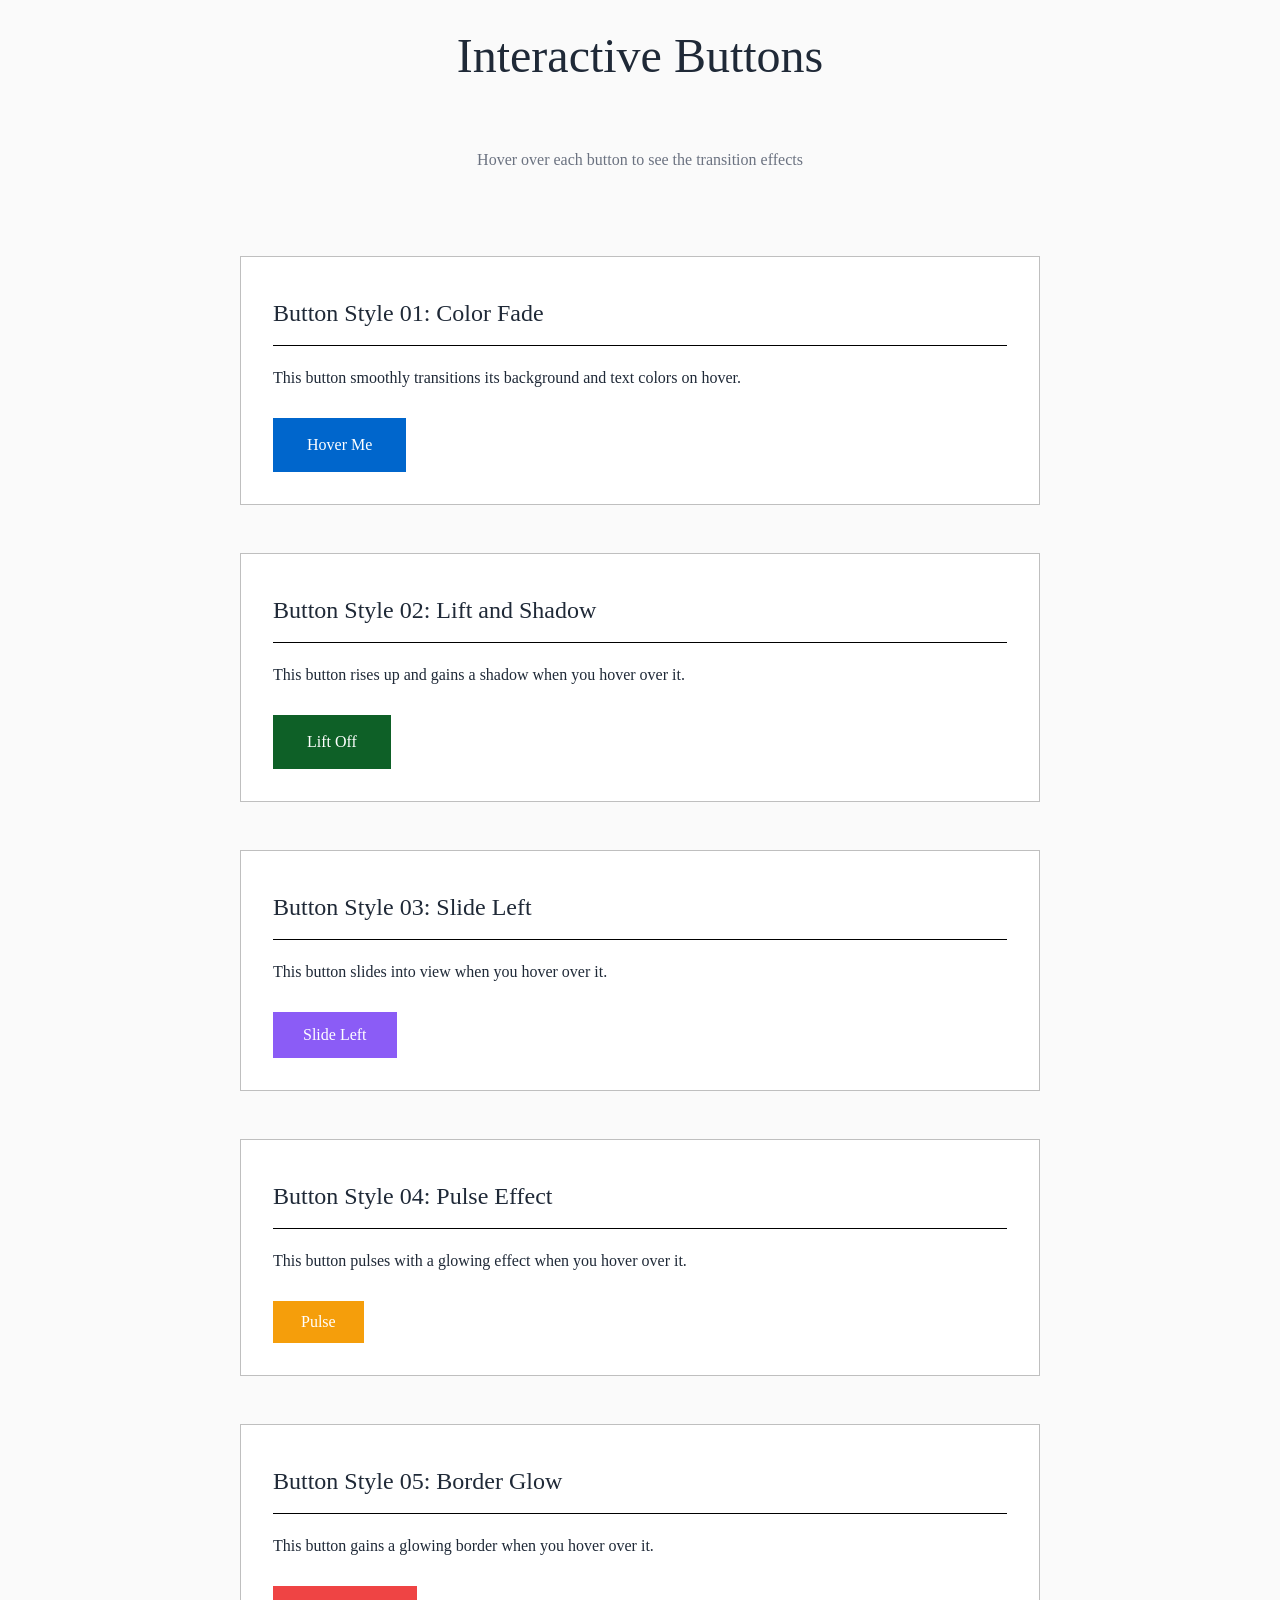
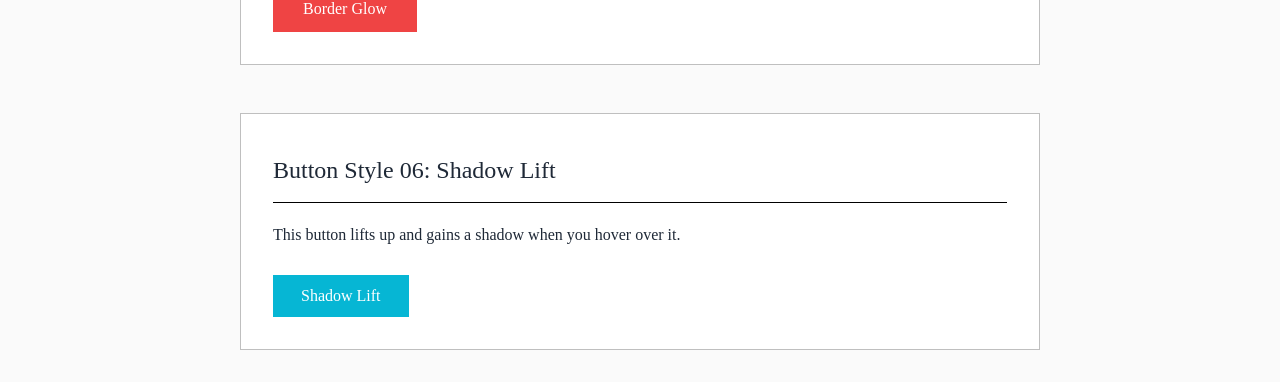
<file: week-05-exercise-01/index.html>
<!DOCTYPE html>
<html lang="en">

<head>
    <meta charset="UTF-8">
    <meta name="viewport" content="width=device-width, initial-scale=1.0">
    <title>Exercises Week 05 Exercise 01: Interactive Buttons</title>
    <link rel="stylesheet" href="./style.css">
</head>

<body>
    <div class="container">
        <h1>Interactive Buttons</h1>
        <p class="subtitle">Hover over each button to see the transition effects</p>

        <section class="button-section">
            <h2>Button Style 01: Color Fade</h2>
            <p>This button smoothly transitions its background and text colors on hover.</p>
            <button class="button-01">Hover Me</button>
        </section>


        <section class="button-section">
            <h2>Button Style 02: Lift and Shadow</h2>
            <p>This button rises up and gains a shadow when you hover over it.</p>
            <button class="button-02">Lift Off</button>
        </section>

        <section class="button-section">
            <h2>Button Style 03: Slide Left </h2>
            <p>This button slides into view when you hover over it.</p>
            <button class="button-03">Slide Left</button>
        </section>

      

        <section class="button-section">
            <h2>Button Style 04: Pulse Effect</h2>
            <p>This button pulses with a glowing effect when you hover over it.</p>
            <button class="button-04">Pulse</button>
        </section>

       

        <section class="button-section">
            <h2>Button Style 05: Border Glow</h2>
            <p>This button gains a glowing border when you hover over it.</p>
            <button class="button-05">Border Glow</button>  
        </section>

       

        <section class="button-section">
            <h2>Button Style 06: Shadow Lift</h2>
            <p>This button lifts up and gains a shadow when you hover over it.</p>
            <button class="button-06">Shadow Lift</button>  
        </section>

     

    </div>
</body>

</html>
</file>
<file: project-01/style.css>
/* ===== Reset & Base ===== */
*,
*::before,
*::after {
    box-sizing: border-box;
}

html {
    scroll-behavior: smooth;
}

html,
body {
    min-height: 100vh;
    margin: 0;
}

body {
    font-family: "Segoe UI", system-ui, -apple-system, BlinkMacSystemFont, sans-serif;
    line-height: 1.6;
    background: linear-gradient(160deg, #0f172a 0%, #1e293b 100%);
    background-attachment: fixed;
    color: #e2e8f0;
}

img {
    max-width: 100%;
    height: auto;
    display: block;
}

a {
    color: #38bdf8;
    text-decoration: none;
    transition: color 0.2s ease;
}

a:hover {
    color: #7dd3fc;
}

/* ===== Header / Nav ===== */
.site-header {
    position: sticky;
    top: 0;
    z-index: 100;
    background: rgba(15, 23, 42, 0.92);
    backdrop-filter: blur(12px);
    border-bottom: 1px solid rgba(148, 163, 184, 0.15);
}

.header-inner {
    max-width: 1100px;
    margin: 0 auto;
    padding: 0.85rem 1.5rem;
    display: flex;
    align-items: center;
    justify-content: space-between;
    gap: 1rem;
}

.logo {
    font-weight: 700;
    font-size: 1.15rem;
    color: #f1f5f9;
    letter-spacing: -0.02em;
}

.logo:hover {
    color: #38bdf8;
}

.main-nav ul {
    list-style: none;
    margin: 0;
    padding: 0;
    display: flex;
    gap: 0.25rem;
}

.main-nav a {
    display: block;
    padding: 0.5rem 0.9rem;
    color: #94a3b8;
    font-size: 0.95rem;
    font-weight: 500;
    border-radius: 8px;
}

.main-nav a:hover {
    color: #f1f5f9;
    background: rgba(148, 163, 184, 0.1);
}

.nav-toggle {
    display: none;
    flex-direction: column;
    justify-content: center;
    gap: 5px;
    width: 40px;
    height: 40px;
    padding: 8px;
    background: transparent;
    border: 1px solid rgba(148, 163, 184, 0.3);
    border-radius: 8px;
    cursor: pointer;
}

.nav-toggle span {
    display: block;
    height: 2px;
    background: #e2e8f0;
    border-radius: 1px;
}

/* ===== Layout helpers ===== */
.section {
    padding: 4.5rem 1.5rem;
}

.section-alt {
    background: rgba(15, 23, 42, 0.45);
}

.section-inner {
    max-width: 1100px;
    margin: 0 auto;
}

.section h2 {
    font-size: clamp(1.75rem, 4vw, 2.25rem);
    font-weight: 700;
    margin: 0 0 2rem;
    text-align: center;
    background: linear-gradient(90deg, #38bdf8, #818cf8);
    -webkit-background-clip: text;
    background-clip: text;
    color: transparent;
    letter-spacing: -0.03em;
}

/* ===== Profile ===== */
.profile {
    padding: 3.5rem 1.5rem 4rem;
}

.profile-content {
    max-width: 1100px;
    margin: 0 auto;
    display: flex;
    flex-wrap: wrap;
    align-items: center;
    justify-content: center;
    gap: 2.5rem 3.5rem;
}

.portrait-wrap {
    flex-shrink: 0;
}

.portrait {
    width: 240px;
    height: 240px;
    object-fit: cover;
    object-position: center top;
    border-radius: 50%;
    border: 4px solid rgba(56, 189, 248, 0.35);
    box-shadow:
        0 0 0 8px rgba(56, 189, 248, 0.08),
        0 20px 40px rgba(0, 0, 0, 0.45);
}

.profile-text {
    flex: 1 1 280px;
    max-width: 520px;
    text-align: center;
}

@media (min-width: 768px) {
    .profile-text {
        text-align: left;
    }
}

.eyebrow {
    margin: 0 0 0.5rem;
    font-size: 0.9rem;
    font-weight: 600;
    text-transform: uppercase;
    letter-spacing: 0.08em;
    color: #38bdf8;
}

.profile h1 {
    margin: 0 0 0.75rem;
    font-weight: 700;
    font-size: clamp(2.2rem, 5vw, 3.1rem);
    line-height: 1.15;
    letter-spacing: -0.03em;
    background: linear-gradient(90deg, #38bdf8, #818cf8);
    -webkit-background-clip: text;
    background-clip: text;
    color: transparent;
}

.tagline {
    margin: 0 0 1.75rem;
    color: #94a3b8;
    font-size: 1.05rem;
    line-height: 1.55;
}

.profile-actions {
    display: flex;
    flex-wrap: wrap;
    gap: 0.85rem;
    justify-content: center;
}

@media (min-width: 768px) {
    .profile-actions {
        justify-content: flex-start;
    }
}

/* ===== Buttons ===== */
.btn {
    display: inline-flex;
    align-items: center;
    justify-content: center;
    padding: 0.75rem 1.5rem;
    font-family: inherit;
    font-size: 0.95rem;
    font-weight: 600;
    border-radius: 10px;
    border: 2px solid transparent;
    cursor: pointer;
    transition: background 0.25s ease, color 0.25s ease, border-color 0.25s ease, transform 0.2s ease, box-shadow 0.25s ease;
}

.btn-primary {
    background: linear-gradient(135deg, #0ea5e9, #6366f1);
    color: #fff;
    border-color: transparent;
}

.btn-primary:hover {
    color: #fff;
    transform: translateY(-2px);
    box-shadow: 0 10px 25px rgba(14, 165, 233, 0.35);
}

.btn-outline {
    background: transparent;
    color: #e2e8f0;
    border-color: rgba(148, 163, 184, 0.45);
}

.btn-outline:hover {
    border-color: #38bdf8;
    color: #38bdf8;
    background: rgba(56, 189, 248, 0.08);
}

/* ===== About ===== */
.about-grid {
    display: grid;
    grid-template-columns: repeat(auto-fit, minmax(280px, 1fr));
    gap: 1.5rem;
}

.about-card {
    background: rgba(30, 41, 59, 0.65);
    border: 1px solid rgba(148, 163, 184, 0.15);
    border-radius: 14px;
    padding: 1.75rem;
}

.about-card h3 {
    margin: 0 0 0.75rem;
    font-size: 1.15rem;
    color: #f1f5f9;
}

.about-card p {
    margin: 0;
    color: #94a3b8;
    font-size: 0.98rem;
}

/* ===== Skills ===== */
.skills-grid {
    display: grid;
    grid-template-columns: repeat(auto-fit, minmax(240px, 1fr));
    gap: 1.25rem;
}

.skill-card {
    background: rgba(30, 41, 59, 0.7);
    border: 1px solid rgba(148, 163, 184, 0.12);
    border-radius: 14px;
    padding: 1.5rem;
    transition: border-color 0.25s ease, transform 0.25s ease;
}

.skill-card:hover {
    border-color: rgba(56, 189, 248, 0.35);
    transform: translateY(-3px);
}

.skill-icon {
    font-size: 1.75rem;
    margin-bottom: 0.75rem;
    line-height: 1;
}

.skill-card h3 {
    margin: 0 0 0.4rem;
    font-size: 1.05rem;
    color: #f1f5f9;
}

.skill-card p {
    margin: 0;
    font-size: 0.9rem;
    color: #94a3b8;
}

/* ===== Projects ===== */
.projects-list {
    display: flex;
    flex-direction: column;
    gap: 1.25rem;
}

.project-card {
    background: rgba(30, 41, 59, 0.65);
    border: 1px solid rgba(148, 163, 184, 0.15);
    border-radius: 14px;
    padding: 1.75rem;
    border-left: 4px solid #38bdf8;
}

.project-card h3 {
    margin: 0 0 0.35rem;
    font-size: 1.15rem;
    color: #f1f5f9;
}

.project-meta {
    margin: 0 0 0.75rem;
    font-size: 0.85rem;
    color: #64748b;
    font-weight: 500;
}

.project-card p:last-child {
    margin: 0;
    color: #94a3b8;
    font-size: 0.98rem;
}

/* ===== Contact ===== */
.contact-card {
    max-width: 520px;
    margin: 0 auto;
    text-align: center;
    background: rgba(30, 41, 59, 0.7);
    border: 1px solid rgba(148, 163, 184, 0.15);
    border-radius: 16px;
    padding: 2.25rem 1.75rem;
}

.contact-intro {
    margin: 0 0 1.5rem;
    color: #94a3b8;
}

.contact-details {
    font-style: normal;
    margin-bottom: 1.75rem;
}

.contact-details p {
    margin: 0 0 1rem;
    color: #cbd5e1;
    line-height: 1.7;
}

.contact-details strong {
    color: #f1f5f9;
    font-size: 1.1rem;
}

.contact-link {
    font-size: 1.15rem;
    font-weight: 600;
    color: #38bdf8;
}

.contact-link:hover {
    color: #7dd3fc;
}

/* ===== Footer ===== */
.site-footer {
    padding: 1.75rem 1.5rem;
    text-align: center;
    border-top: 1px solid rgba(148, 163, 184, 0.12);
}

.site-footer p {
    margin: 0;
    font-size: 0.875rem;
    color: #64748b;
}

/* ===== Mobile nav ===== */
@media (max-width: 720px) {
    .nav-toggle {
        display: flex;
    }

    .main-nav {
        position: absolute;
        top: 100%;
        left: 0;
        right: 0;
        background: rgba(15, 23, 42, 0.98);
        border-bottom: 1px solid rgba(148, 163, 184, 0.15);
        max-height: 0;
        overflow: hidden;
        transition: max-height 0.3s ease;
    }

    .main-nav.is-open {
        max-height: 320px;
    }

    .main-nav ul {
        flex-direction: column;
        padding: 0.75rem 1.25rem 1.25rem;
        gap: 0.15rem;
    }

    .main-nav a {
        padding: 0.75rem 1rem;
    }

    .portrait {
        width: 200px;
        height: 200px;
    }
}
</file>
<file: project-02/style.css>
/* ===== Reset & Base ===== */
*,
*::before,
*::after {
    box-sizing: border-box;
}

html {
    scroll-behavior: smooth;
}

html,
body {
    min-height: 100vh;
    margin: 0;
}

body {
    font-family: "Segoe UI", system-ui, -apple-system, BlinkMacSystemFont, sans-serif;
    line-height: 1.6;
    background: linear-gradient(160deg, #0f172a 0%, #1e293b 100%);
    background-attachment: fixed;
    color: #e2e8f0;
}

img {
    max-width: 100%;
    height: auto;
    display: block;
}

a {
    color: #38bdf8;
    text-decoration: none;
    transition: color 0.2s ease;
}

a:hover {
    color: #7dd3fc;
}

/* ===== Header / Nav ===== */
.site-header {
    position: sticky;
    top: 0;
    z-index: 100;
    background: rgba(15, 23, 42, 0.92);
    backdrop-filter: blur(12px);
    border-bottom: 1px solid rgba(148, 163, 184, 0.15);
}

.header-inner {
    max-width: 1100px;
    margin: 0 auto;
    padding: 0.85rem 1.5rem;
    display: flex;
    align-items: center;
    justify-content: space-between;
    gap: 1rem;
}

.logo {
    font-weight: 700;
    font-size: 1.15rem;
    color: #f1f5f9;
    letter-spacing: -0.02em;
}

.logo:hover {
    color: #38bdf8;
}

.main-nav ul {
    list-style: none;
    margin: 0;
    padding: 0;
    display: flex;
    gap: 0.25rem;
}

.main-nav a {
    display: block;
    padding: 0.5rem 0.9rem;
    color: #94a3b8;
    font-size: 0.95rem;
    font-weight: 500;
    border-radius: 8px;
}

.main-nav a:hover {
    color: #f1f5f9;
    background: rgba(148, 163, 184, 0.1);
}

.nav-toggle {
    display: none;
    flex-direction: column;
    justify-content: center;
    gap: 5px;
    width: 40px;
    height: 40px;
    padding: 8px;
    background: transparent;
    border: 1px solid rgba(148, 163, 184, 0.3);
    border-radius: 8px;
    cursor: pointer;
}

.nav-toggle span {
    display: block;
    height: 2px;
    background: #e2e8f0;
    border-radius: 1px;
}

/* ===== Layout helpers ===== */
.section {
    padding: 4.5rem 1.5rem;
}

.section-alt {
    background: rgba(15, 23, 42, 0.45);
}

.section-inner {
    max-width: 1100px;
    margin: 0 auto;
}

.section h2 {
    font-size: clamp(1.75rem, 4vw, 2.25rem);
    font-weight: 700;
    margin: 0 0 2rem;
    text-align: center;
    background: linear-gradient(90deg, #38bdf8, #818cf8);
    -webkit-background-clip: text;
    background-clip: text;
    color: transparent;
    letter-spacing: -0.03em;
}

/* ===== Profile ===== */
.profile {
    padding: 3.5rem 1.5rem 4rem;
}

.profile-content {
    max-width: 1100px;
    margin: 0 auto;
    display: flex;
    flex-wrap: wrap;
    align-items: center;
    justify-content: center;
    gap: 2.5rem 3.5rem;
}

.portrait-wrap {
    flex-shrink: 0;
}

.portrait {
    width: 240px;
    height: 240px;
    object-fit: cover;
    object-position: center top;
    border-radius: 50%;
    border: 4px solid rgba(56, 189, 248, 0.35);
    box-shadow:
        0 0 0 8px rgba(56, 189, 248, 0.08),
        0 20px 40px rgba(0, 0, 0, 0.45);
}

.profile-text {
    flex: 1 1 280px;
    max-width: 520px;
    text-align: center;
}

@media (min-width: 768px) {
    .profile-text {
        text-align: left;
    }
}

.eyebrow {
    margin: 0 0 0.5rem;
    font-size: 0.9rem;
    font-weight: 600;
    text-transform: uppercase;
    letter-spacing: 0.08em;
    color: #38bdf8;
}

.profile h1 {
    margin: 0 0 0.75rem;
    font-weight: 700;
    font-size: clamp(2.2rem, 5vw, 3.1rem);
    line-height: 1.15;
    letter-spacing: -0.03em;
    background: linear-gradient(90deg, #38bdf8, #818cf8);
    -webkit-background-clip: text;
    background-clip: text;
    color: transparent;
}

.tagline {
    margin: 0 0 1.75rem;
    color: #94a3b8;
    font-size: 1.05rem;
    line-height: 1.55;
}

.profile-actions {
    display: flex;
    flex-wrap: wrap;
    gap: 0.85rem;
    justify-content: center;
}

@media (min-width: 768px) {
    .profile-actions {
        justify-content: flex-start;
    }
}

/* ===== Buttons ===== */
.btn {
    display: inline-flex;
    align-items: center;
    justify-content: center;
    padding: 0.75rem 1.5rem;
    font-family: inherit;
    font-size: 0.95rem;
    font-weight: 600;
    border-radius: 10px;
    border: 2px solid transparent;
    cursor: pointer;
    transition: background 0.25s ease, color 0.25s ease, border-color 0.25s ease, transform 0.2s ease, box-shadow 0.25s ease;
}

.btn-primary {
    background: linear-gradient(135deg, #0ea5e9, #6366f1);
    color: #fff;
    border-color: transparent;
}

.btn-primary:hover {
    color: #fff;
    transform: translateY(-2px);
    box-shadow: 0 10px 25px rgba(14, 165, 233, 0.35);
}

.btn-outline {
    background: transparent;
    color: #e2e8f0;
    border-color: rgba(148, 163, 184, 0.45);
}

.btn-outline:hover {
    border-color: #38bdf8;
    color: #38bdf8;
    background: rgba(56, 189, 248, 0.08);
}

.btn-secondary {
    background: linear-gradient(135deg, #6b7280, #9ca3af);
    color: #fff;
    border-color: transparent;
}

.btn-secondary:hover {
    color: #fff;
    transform: translateY(-2px);
    box-shadow: 0 10px 25px rgba(107, 114, 128, 0.35);
}

/* ===== About ===== */
.about-grid {
    display: grid;
    grid-template-columns: repeat(auto-fit, minmax(280px, 1fr));
    gap: 1.5rem;
}

.about-card {
    background: rgba(30, 41, 59, 0.65);
    border: 1px solid rgba(148, 163, 184, 0.15);
    border-radius: 14px;
    padding: 1.75rem;
}

.about-card h3 {
    margin: 0 0 0.75rem;
    font-size: 1.15rem;
    color: #f1f5f9;
}

.about-card p {
    margin: 0;
    color: #94a3b8;
    font-size: 0.98rem;
}

/* ===== Skills ===== */
.skills-grid {
    display: grid;
    grid-template-columns: repeat(auto-fit, minmax(240px, 1fr));
    gap: 1.25rem;
}

.skill-card {
    background: rgba(30, 41, 59, 0.7);
    border: 1px solid rgba(148, 163, 184, 0.12);
    border-radius: 14px;
    padding: 1.5rem;
    transition: border-color 0.25s ease, transform 0.25s ease;
}

.skill-card:hover {
    border-color: rgba(56, 189, 248, 0.35);
    transform: translateY(-3px);
}

.skill-icon {
    font-size: 1.75rem;
    margin-bottom: 0.75rem;
    line-height: 1;
}

.skill-card h3 {
    margin: 0 0 0.4rem;
    font-size: 1.05rem;
    color: #f1f5f9;
}

.skill-card p {
    margin: 0;
    font-size: 0.9rem;
    color: #94a3b8;
}

/* ===== Projects ===== */
.projects-list {
    display: flex;
    flex-direction: column;
    gap: 1.25rem;
}

.project-card {
    background: rgba(30, 41, 59, 0.65);
    border: 1px solid rgba(148, 163, 184, 0.15);
    border-radius: 14px;
    padding: 1.75rem;
    border-left: 4px solid #38bdf8;
}

.project-card h3 {
    margin: 0 0 0.35rem;
    font-size: 1.15rem;
    color: #f1f5f9;
}

.project-meta {
    margin: 0 0 0.75rem;
    font-size: 0.85rem;
    color: #64748b;
    font-weight: 500;
}

.project-card p:last-child {
    margin: 0;
    color: #94a3b8;
    font-size: 0.98rem;
}

/* ===== Contact ===== */
.contact-card {
    max-width: 520px;
    margin: 0 auto;
    text-align: center;
    background: rgba(30, 41, 59, 0.7);
    border: 1px solid rgba(148, 163, 184, 0.15);
    border-radius: 16px;
    padding: 2.25rem 1.75rem;
}

.contact-intro {
    margin: 0 0 1.5rem;
    color: #94a3b8;
}

.contact-details {
    font-style: normal;
    margin-bottom: 1.75rem;
}

.contact-details p {
    margin: 0 0 1rem;
    color: #cbd5e1;
    line-height: 1.7;
}

.contact-details strong {
    color: #f1f5f9;
    font-size: 1.1rem;
}

.contact-link {
    font-size: 1.15rem;
    font-weight: 600;
    color: #38bdf8;
}

.contact-link:hover {
    color: #7dd3fc;
}

/* ===== Footer ===== */
.site-footer {
    padding: 1.75rem 1.5rem;
    text-align: center;
    border-top: 1px solid rgba(148, 163, 184, 0.12);
}

.site-footer p {
    margin: 0;
    font-size: 0.875rem;
    color: #64748b;
}

@media (max-width: 720px) {
    .nav-toggle {
        display: flex;
    }

    .main-nav {
        position: absolute;
        top: 100%;
        left: 0;
        right: 0;
        z-index: 200;
        background: rgba(15, 23, 42, 0.98);
        border-bottom: 1px solid rgba(148, 163, 184, 0.15);
        max-height: 0;
        overflow: hidden;
        visibility: hidden;
        pointer-events: none;
        transition: max-height 0.3s ease, visibility 0.3s ease;
    }

    .main-nav.is-open {
        max-height: 320px;
        visibility: visible;
        pointer-events: auto;
    }

    .main-nav ul {
        flex-direction: column;
        padding: 0.75rem 1.25rem 1.25rem;
        gap: 0.15rem;
    }

    .main-nav a {
        padding: 0.75rem 1rem;
    }

    .portrait {
        width: 200px;
        height: 200px;
    }
}

/* Base (mobile single column) */
.collection-grid {
    margin: 48px 0 24px;
    display: flex;
    flex-wrap: wrap;
    gap: 28px;
    justify-content: center;
}

.collection-grid .collection-card {
    flex: 1 1 100%;
    box-sizing: border-box;
}

.collection-card {
    background: #1e293b;
    border: 1px solid rgba(148, 163, 184, 0.15);
    border-radius: 14px;
    padding: 20px;
    box-shadow: 0 8px 24px rgba(0, 0, 0, 0.25);
    transition: transform 0.25s ease, box-shadow 0.25s ease, border-color 0.25s ease;
}

.collection-card:hover {
    transform: translateY(-6px);
    box-shadow: 0 16px 36px rgba(0, 0, 0, 0.4);
    border-color: #38bdf8;
}

.collection-card img {
    width: 100%;
    height: auto;
    display: block;
    border-radius: 10px;
    border: none;
    margin-bottom: 18px;
    aspect-ratio: 4 / 3;
    object-fit: cover;
}

.collection-card h2 {
    font-size: 1.35rem;
    font-weight: 600;
    margin: 0 0 8px;
    line-height: 1.3;
    color: #f1f5f9;
}

/* Core Header Layout */
.site-header {
    position: sticky;
    top: 0;
    z-index: 100;
    background: rgba(15, 23, 42, 0.92);
    backdrop-filter: blur(12px);
    border-bottom: 1px solid rgba(148, 163, 184, 0.15);
}

.header-inner {
    max-width: 1100px;
    margin: 0 auto;
    padding: 0.85rem 1.5rem;
    display: flex;
    align-items: center;
    justify-content: space-between;
    gap: 1rem;
}

.logo {
    font-weight: 700;
    font-size: 1.15rem;
    color: #f1f5f9;
    letter-spacing: -0.02em;
}

/* Desktop Navigation Styling */
.main-nav ul {
    display: flex;
    list-style: none;
    gap: 2rem;
    margin: 0;
    padding: 0;
}

.main-nav a {
    color: #555555;
    text-decoration: none;
    font-weight: 500;
    transition: color 0.2s ease;
}

.main-nav a:hover {
    color: #007bff;
}

/* Hide Checkbox and Toggle on Desktop Layouts */
.menu-checkbox {
    display: none;
}

.nav-toggle {
    display: none;
    flex-direction: column;
    justify-content: space-between;
    width: 24px;
    height: 18px;
    cursor: pointer;
}

.nav-toggle span {
    width: 100%;
    height: 2px;
    background-color: #333333;
    border-radius: 2px;
    transition: all 0.3s ease-in-out;
}

/* ========================================================
   Mobile-Responsive Logic (Screens under 768px wide)
   ======================================================== */
@media screen and (max-width: 768px) {
    /* Show the hamburger icon */
    .nav-toggle {
        display: flex;
        z-index: 1001; /* Layer over the drawer */
    }

    /* Transform main-nav into a mobile slide-out drawer */
    .main-nav {
        position: fixed;
        top: 0;
        right: -300px; /* Hide off-screen to the right */
        width: 300px;
        height: 100vh;
        background-color: #ffffff;
        box-shadow: -4px 0 15px rgba(0,0,0,0.1);
        padding: 80px 2rem 2rem 2rem; /* Top padding clears the header */
        transition: transform 0.3s ease-in-out;
    }

    .main-nav ul {
        flex-direction: column;
        gap: 1.5rem;
    }

    .main-nav a {
        font-size: 1.2rem;
        display: block;
        padding: 0.5rem 0;
    }

    /* ----------------------------------------------------
       State Management via CSS Checkbox Hack
       ---------------------------------------------------- */

    /* Slide the navigation menu into view when checked */
    .menu-checkbox:checked ~ .main-nav {
        transform: translateX(-300px);
    }

    /* Morph hamburger bars into an 'X' close graphic when checked */
    .menu-checkbox:checked ~ .nav-toggle span:nth-child(1) {
        transform: translateY(8px) rotate(45deg);
    }
    
    .menu-checkbox:checked ~ .nav-toggle span:nth-child(2) {
        opacity: 0;
    }
    
    .menu-checkbox:checked ~ .nav-toggle span:nth-child(3) {
        transform: translateY(-8px) rotate(-45deg);
    }
}
</file>
<file: week-03-exercise-01/style.css>
* { box-sizing: border-box; }

 body {
  font-family: "Segoe UI", sans-serif;
  background-color: #afa6a8;
  margin: 0;
  padding: 24px;
}

.card {
  max-width: 600px;
  margin: 0 auto;
  padding: 32px;
  background-color: #efc6c7;
  border: 3px solid #c22e01;
}

.card h1 {
  color: #1a2a3a;
  font-size: 24pt;
  margin: 0 0 16px;
}

.card p {
  color: #0356ca;
  font-size: 16pt;
  line-height: 1.6;
  margin: 0;
}
</file>
<file: week-04-exercise-01/style.css>
* {
    box-sizing: border-box;
}

html,
body {
    min-height: 100vh;
    margin: 0;
}

body {
    font-family: "Times New Roman", serif;
    line-height: 2;
    display: flex;
    justify-content: center;
    align-items: flex-start;
    padding: 32px 0;
}

main {
    max-width: 800px;
    width: 90%;
    padding: 16px;
    border: 1px solid rgba(0, 0, 0, 0.25);
}

h1 {
    font-weight: normal;
    font-size: 48px;
    line-height: 1em;
    margin-top: 48px;
    margin-bottom: 48px;
    text-align: center;
}

h2 {
    font-size: 24px;
    margin-top: 48px;
    margin-bottom: 16px;
    border-bottom: 1px solid rgba(0, 0, 0, 1);
    padding-bottom: 16px;
}

p {
    margin-bottom: 16px;
}

.screenshot-container {
    margin: 32px 0;
    padding: 16px;
    border: 1px solid rgba(0, 0, 0, 1);
    text-align: center;
}

.screenshot-container img {
    max-width: 100%;
    height: auto;
    display: block;
    margin: 0 auto;
    border: 1px solid rgba(0, 0, 0, 0.25);
}
</file>
<file: week-04-exercise-02/style.css>
* {
    box-sizing: border-box;
}

html,
body {
    min-height: 100vh;
    margin: 0;
}

body {
    font-family: "Segoe UI", system-ui, -apple-system, sans-serif;
    line-height: 1.6;
    background: linear-gradient(160deg, #0f172a 0%, #1e293b 100%);
    color: #e2e8f0;
    display: flex;
    justify-content: center;
    align-items: flex-start;
    padding: 40px 0;
}

main {
    max-width: 1200px;
    width: 92%;
    padding: 32px 24px;
    background: rgba(15, 23, 42, 0.7);
    border: 1px solid rgba(148, 163, 184, 0.2);
    border-radius: 16px;
    box-shadow: 0 20px 40px rgba(0, 0, 0, 0.4);
}

h1 {
    font-weight: 700;
    font-size: clamp(2.2rem, 5vw, 3.2rem);
    line-height: 1.15;
    margin: 24px 0 32px;
    text-align: center;
    background: linear-gradient(90deg, #38bdf8, #818cf8);
    -webkit-background-clip: text;
    background-clip: text;
    color: transparent;
    letter-spacing: -0.5px;
}

main > p {
    margin-bottom: 40px;
    text-align: center;
    max-width: 640px;
    margin-left: auto;
    margin-right: auto;
    color: #94a3b8;
    font-size: 1.1rem;
}

/* Base (mobile single column) */
.collection-grid {
    margin: 48px 0 24px;
    display: flex;
    flex-wrap: wrap;
    gap: 28px;
    justify-content: center;
}

.collection-grid .collection-card {
    flex: 1 1 100%;
    box-sizing: border-box;
}

.collection-card {
    background: #1e293b;
    border: 1px solid rgba(148, 163, 184, 0.15);
    border-radius: 14px;
    padding: 20px;
    box-shadow: 0 8px 24px rgba(0, 0, 0, 0.25);
    transition: transform 0.25s ease, box-shadow 0.25s ease, border-color 0.25s ease;
}

.collection-card:hover {
    transform: translateY(-6px);
    box-shadow: 0 16px 36px rgba(0, 0, 0, 0.4);
    border-color: #38bdf8;
}

.collection-card img {
    width: 100%;
    height: auto;
    display: block;
    border-radius: 10px;
    border: none;
    margin-bottom: 18px;
    aspect-ratio: 4 / 3;
    object-fit: cover;
}

.collection-card h2 {
    font-size: 1.35rem;
    font-weight: 600;
    margin: 0 0 8px;
    line-height: 1.3;
    color: #f1f5f9;
}

.collection-card .details {
    font-size: 0.85rem;
    color: #64748b;
    margin-bottom: 14px;
    font-style: normal;
    letter-spacing: 0.3px;
    text-transform: uppercase;
}

.collection-card .description {
    font-size: 0.95rem;
    margin-bottom: 0;
    line-height: 1.55;
    color: #94a3b8;
}

/* Tablet: two columns */
@media (width >= 480px) {
    .collection-grid .collection-card {
        flex: 1 1 45%;
    }
}

/* Desktop: three columns */
@media (width >= 1024px) {
    .collection-grid .collection-card {
        flex: 1 1 30%;
    }
}
</file>
<file: week-05-exercise-01/style.css>
* {
    margin: 0;
    padding: 0;
    box-sizing: border-box;
}

body {
    font-family: "Times New Roman", serif;
    line-height: 2;
    background-color: #fafafa;
    color: #1F2937;
    padding: 32px 16px;
}

.container {
    max-width: 800px;
    margin: 0 auto;
    display: flex;
    flex-direction: column;
    gap: 48px;
}

h1 {
    font-size: 48px;
    line-height: 1em;
    font-weight: normal;
    text-align: center;
    margin-bottom: 16px;
}

.subtitle {
    text-align: center;
    font-size: 16px;
    color: #6B7280;
    margin-bottom: 32px;
}

h2 {
    font-size: 24px;
    font-weight: normal;
    border-bottom: 1px solid rgba(0, 0, 0, 1);
    padding-bottom: 8px;
    margin-bottom: 16px;
}

.button-section {
    padding: 32px;
    background-color: #ffffff;
    border: 1px solid rgba(0, 0, 0, 0.25);
}

.button-section p {
    font-size: 16px;
    margin-bottom: 24px;
}

button {
    font-family: "Times New Roman", serif;
    font-size: 16px;
    cursor: pointer;
    border-radius: 0;
}

.button-01 {
    background-color: #0066CC;
    color: #ffffff;
    padding: 16px 32px;
    border: 2px solid #0066CC;
    transition: background-color 0.3s ease, color 0.3s ease, border-color 0.3s ease;
}

.button-01:hover {
    background-color: #ffffff;
    color: #0066CC;
    border-color: #0066CC;
}

.button-02 {
    background-color: #0e6027;
    color: #ffffff;
    padding: 16px 32px;
    border: 2px solid #0e6027;
    transition: transform 0.3s ease, box-shadow 0.3s ease;
}

.button-02:hover {
    transform: translateY(-4px);
    box-shadow: 0 8px 16px rgba(0, 0, 0, 0.2);
}

.button-03 {
    position: relative;
    overflow: hidden;
    background-color: #8b5cf6;
    color: #ffffff;
    padding: 12px 28px;
    border: 2px solid #8b5cf6;
    z-index: 1;
}

.button-03::before {
    content: "";
    position: absolute;
    top: 0;
    left: -100%;
    width: 100%;
    height: 100%;
    background-color: #6d28d9;          /* darker purple for nice contrast */
    z-index: -1;
    transition: left 0.4s ease;
}

.button-03:hover::before {
    left: 0;
}

.button-03:hover {
    color: #ffffff;
    border-color: #6d28d9;
}

/* ========== Button 04: Pulse ========== */
.button-04 {
    background-color: #f59e0b;
    color: #ffffff;
    padding: 12px 28px;
    border: none;
}

.button-04:hover {
    animation: pulse 0.6s ease;
    box-shadow: 0 0 0 8px rgba(245, 158, 11, 0.3);
}

@keyframes pulse {
    0%   { transform: scale(1); }
    50%  { transform: scale(1.06); }
    100% { transform: scale(1); }
}

/* ========== Button 05: Border Glow ========== */
.button-05 {
    background-color: #ef4444;
    color: #ffffff;
    padding: 12px 28px;
    border: 2px solid #ef4444;
}

.button-05:hover {
    border-color: #fca5a5;
    box-shadow: 0 0 12px 3px rgba(239, 68, 68, 0.6);
}

/* ========== Button 06: Shadow Lift ========== */
.button-06 {
    background-color: #06b6d4;
    color: #ffffff;
    padding: 12px 28px;
    border: none;
}

.button-06:hover {
    transform: translateY(-5px);
    box-shadow: 0 12px 20px rgba(6, 182, 212, 0.4);
}
</file>
